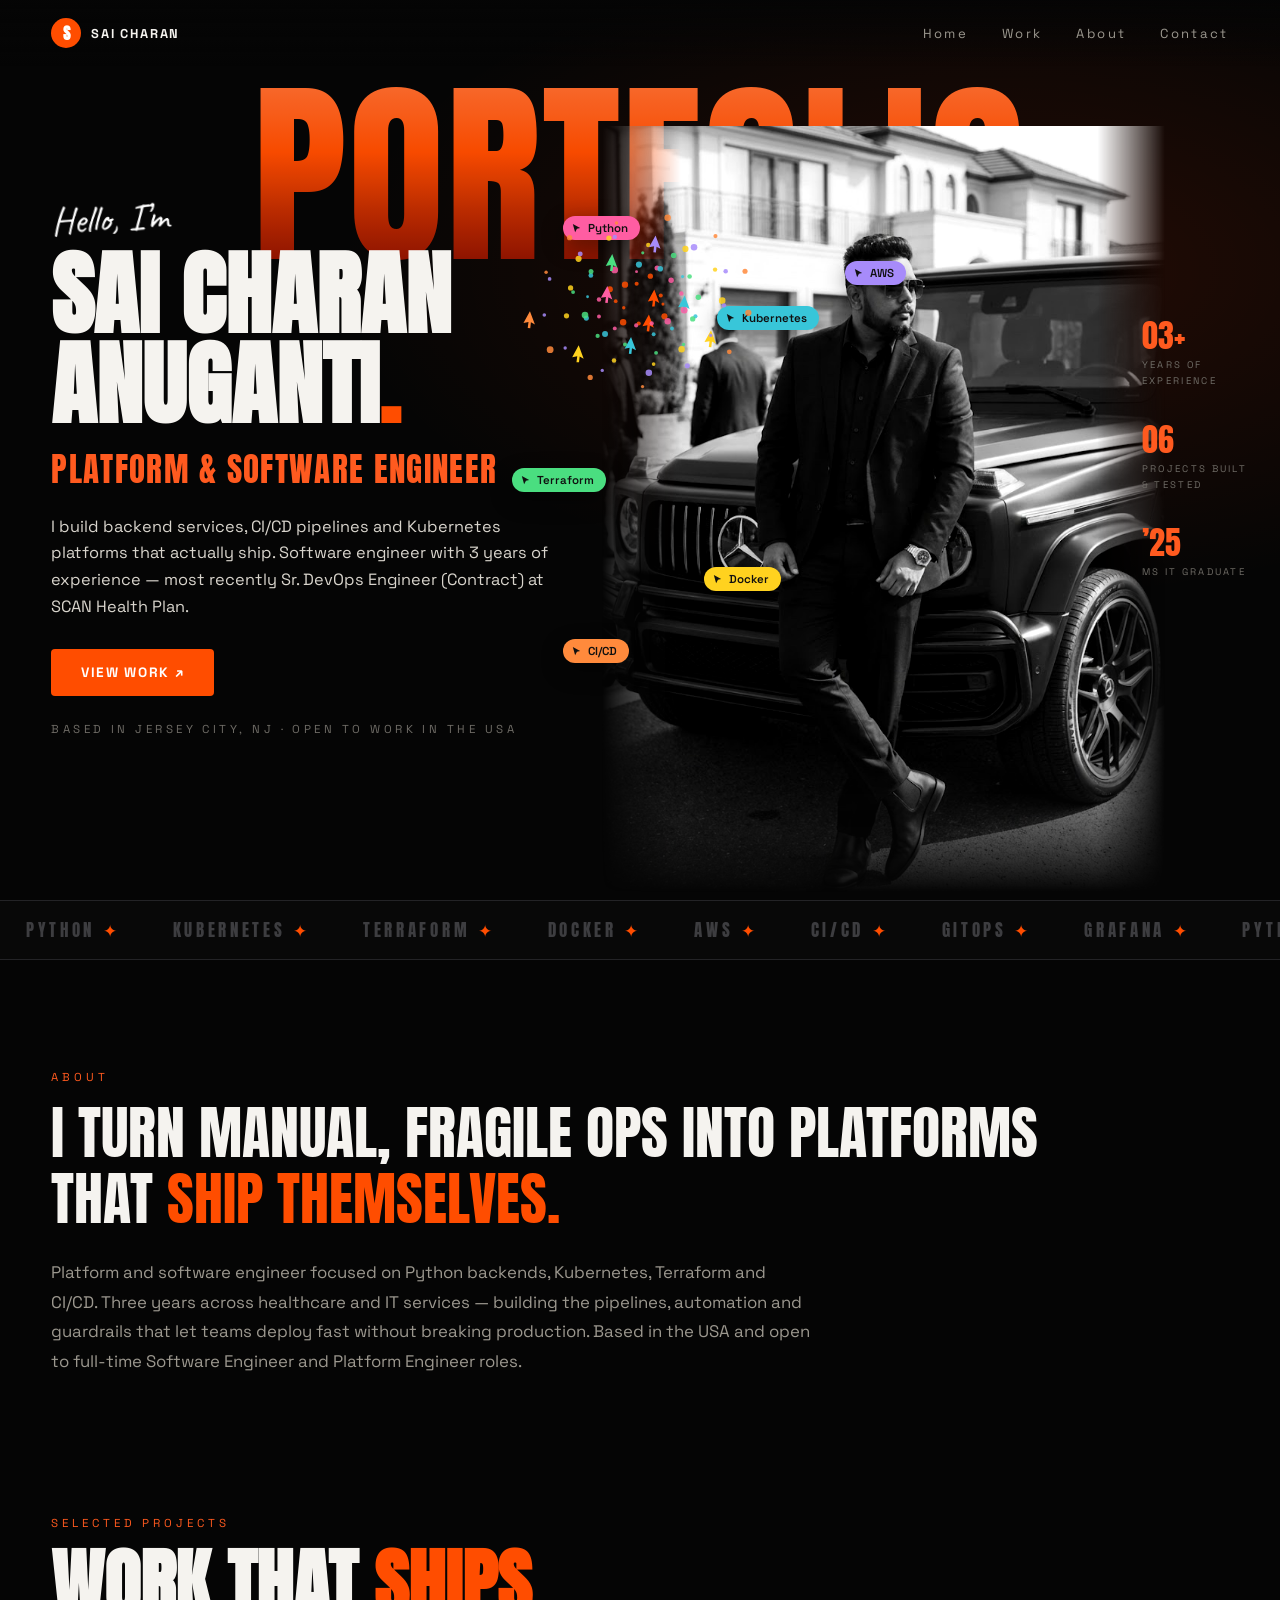
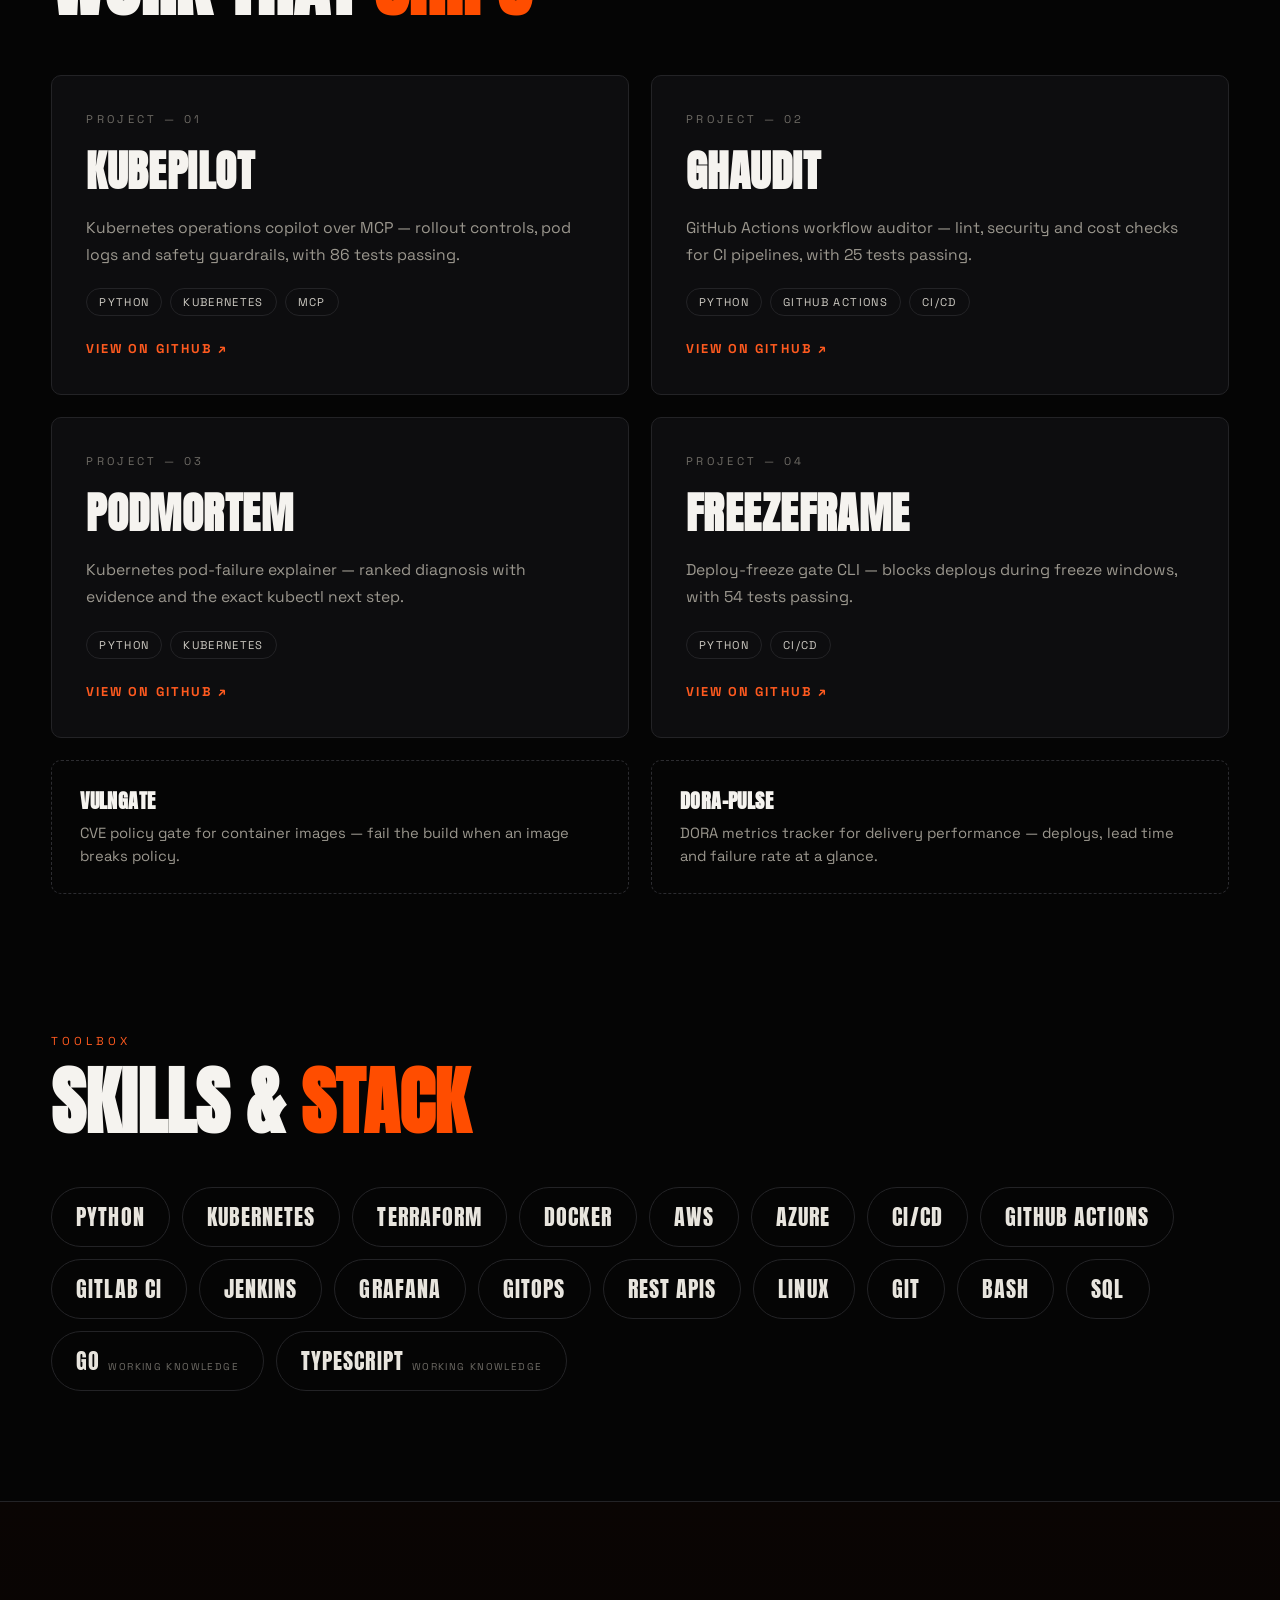
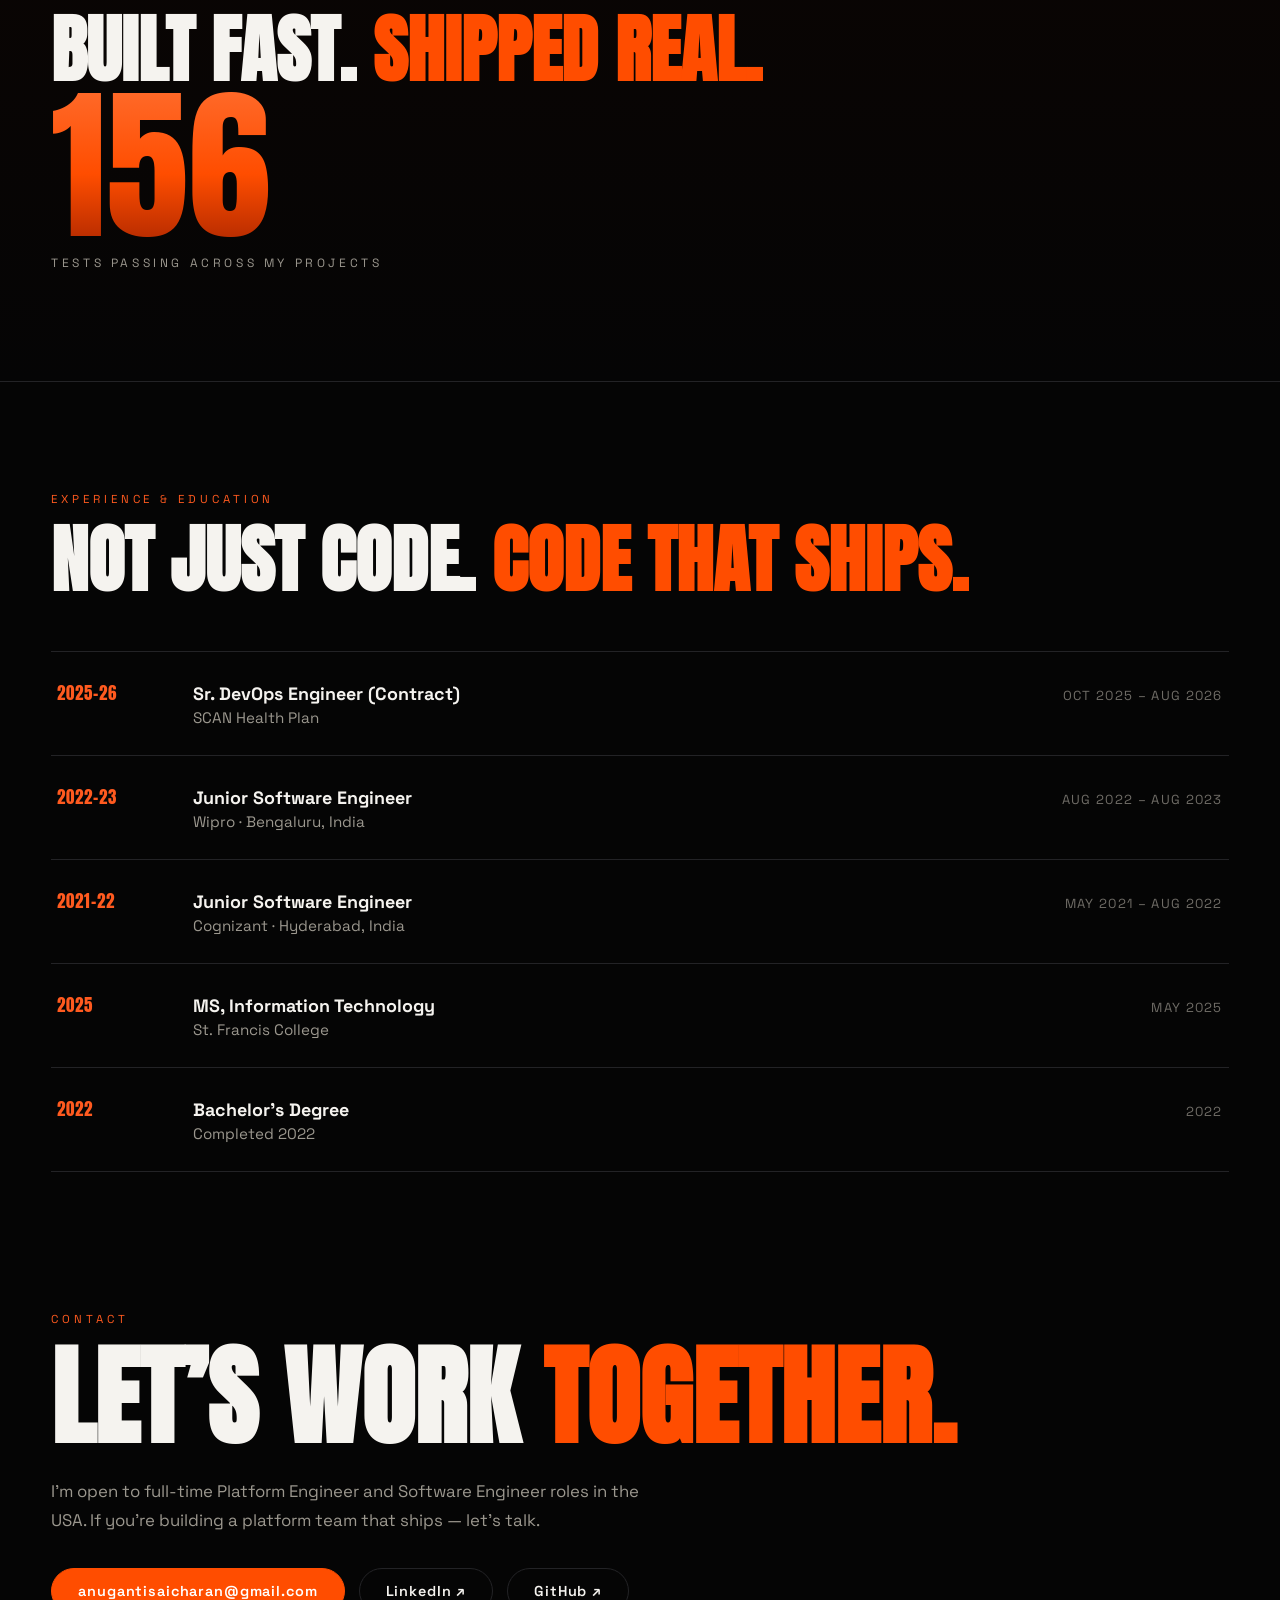
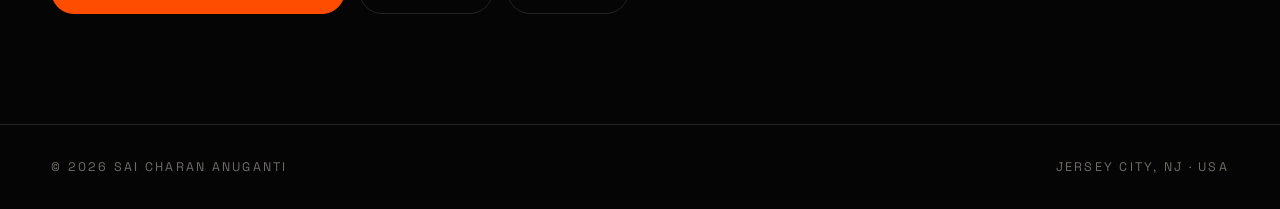
<file: index.html>
<!DOCTYPE html>
<html lang="en">
<head>
<meta charset="UTF-8" />
<meta name="viewport" content="width=device-width, initial-scale=1.0" />
<title>Sai Charan Anuganti — Platform &amp; Software Engineer</title>
<meta name="description" content="Portfolio of Sai Charan Anuganti — Platform & Software Engineer building backend services, CI/CD pipelines and Kubernetes platforms that ship." />
<link rel="preconnect" href="https://fonts.googleapis.com" />
<link rel="preconnect" href="https://fonts.gstatic.com" crossorigin />
<link href="https://fonts.googleapis.com/css2?family=Anton&family=Caveat:wght@600;700&family=Space+Grotesk:wght@400;500;600;700&display=swap" rel="stylesheet" />
<style>
  :root{
    --bg:#050505; --panel:#0d0d0f; --line:#232326;
    --orange:#ff4d00; --orange2:#ff5a1f; --deepred:#8a1000;
    --text:#f5f3ef; --muted:#9b978e; --grey:#6f6c66;
  }
  *{margin:0;padding:0;box-sizing:border-box}
  html{scroll-behavior:smooth}
  body{background:var(--bg);color:var(--text);font-family:'Space Grotesk',system-ui,sans-serif;overflow-x:hidden}
  ::selection{background:var(--orange);color:#fff}
  a{color:inherit;text-decoration:none}
  #swarm{position:fixed;inset:0;z-index:60;pointer-events:none}

  /* ---------- NAV ---------- */
  nav{position:fixed;top:0;left:0;right:0;z-index:50;display:flex;align-items:center;justify-content:space-between;
      padding:18px 4vw;background:linear-gradient(180deg,rgba(5,5,5,.92),rgba(5,5,5,0))}
  .logo{display:flex;align-items:center;gap:10px;font-weight:700;letter-spacing:.14em;font-size:.8rem}
  .logo-badge{width:30px;height:30px;border-radius:50%;background:var(--orange);color:#fff;display:grid;place-items:center;
      font-family:'Anton',sans-serif;font-size:1rem;letter-spacing:0}
  .nav-links{display:flex;gap:34px;font-size:.82rem;letter-spacing:.18em;color:var(--muted)}
  .nav-links a{position:relative;padding:4px 0;transition:color .25s}
  .nav-links a:hover{color:#fff}
  .nav-links a::after{content:"";position:absolute;left:0;bottom:0;height:2px;width:0;background:var(--orange);transition:width .3s}
  .nav-links a:hover::after{width:100%}

  /* ---------- HERO ---------- */
  .hero{position:relative;min-height:100vh;display:flex;align-items:center;padding:120px 4vw 90px;overflow:hidden;
      background:radial-gradient(1100px 550px at 78% 30%,rgba(255,60,0,.13),transparent 60%),var(--bg)}
  .hero-word{position:absolute;top:9vh;left:50%;transform:translateX(-50%);z-index:0;width:100%;text-align:center;
      font-family:'Anton',sans-serif;font-size:clamp(4.2rem,15.5vw,15rem);line-height:.95;letter-spacing:.01em;white-space:nowrap;
      background:linear-gradient(180deg,#ff6a2a 5%,var(--orange) 38%,#c22e00 68%,var(--deepred) 100%);
      -webkit-background-clip:text;background-clip:text;color:transparent;opacity:.97;user-select:none;
      animation:wordIn 1.1s cubic-bezier(.2,.8,.2,1) both .1s}
  @keyframes wordIn{from{opacity:0;transform:translate(-50%,46px)}to{opacity:.97;transform:translate(-50%,0)}}
  .hero-photo{position:absolute;z-index:1;right:9vw;bottom:0;height:min(86vh,880px);max-width:44vw;object-fit:cover;object-position:top center;
      -webkit-mask-image:linear-gradient(90deg,transparent 0,#000 14%,#000 88%,transparent 100%),linear-gradient(180deg,#000 78%,transparent 99%);
      -webkit-mask-composite:source-in;mask-composite:intersect;
      mask-image:linear-gradient(90deg,transparent 0,#000 14%,#000 88%,transparent 100%),linear-gradient(180deg,#000 78%,transparent 99%);
      filter:contrast(1.05);animation:photoIn 1.2s cubic-bezier(.2,.8,.2,1) both .3s}
  @keyframes photoIn{from{opacity:0;transform:translateY(34px)}to{opacity:1;transform:translateY(0)}}
  .hero-inner{z-index:2;max-width:640px}
  .hello{font-family:'Caveat',cursive;font-size:clamp(1.7rem,3vw,2.5rem);color:#fff;display:inline-block;
      animation:riseT .8s cubic-bezier(.2,.8,.2,1) both .45s}
  @keyframes riseT{from{opacity:0;transform:rotate(-3deg) translateY(28px)}to{opacity:1;transform:rotate(-3deg) translateY(0)}}
  .hero-name{font-family:'Anton',sans-serif;font-size:clamp(3rem,7.2vw,6.4rem);line-height:.98;text-transform:uppercase;margin:6px 0 14px;
      animation:rise .8s cubic-bezier(.2,.8,.2,1) both .58s}
  .hero-name .dot{color:var(--orange)}
  .hero-role{font-family:'Anton',sans-serif;font-size:clamp(1.25rem,2.6vw,2.1rem);letter-spacing:.04em;color:var(--orange2);text-transform:uppercase;
      animation:rise .8s cubic-bezier(.2,.8,.2,1) both .7s}
  .hero-para{margin:20px 0 28px;color:#d8d4cc;font-size:1.02rem;line-height:1.65;max-width:520px;
      animation:rise .8s cubic-bezier(.2,.8,.2,1) both .82s}
  .btn{display:inline-flex;align-items:center;gap:9px;background:var(--orange);color:#fff;font-weight:700;letter-spacing:.12em;
      font-size:.85rem;padding:15px 30px;border-radius:4px;transition:transform .25s,box-shadow .25s,background .25s;
      animation:rise .8s cubic-bezier(.2,.8,.2,1) both .94s}
  .btn:hover{transform:translateY(-3px);box-shadow:0 14px 34px rgba(255,77,0,.35);background:#ff5c14}
  .hero-meta{margin-top:26px;font-size:.72rem;letter-spacing:.3em;color:var(--grey);text-transform:uppercase;
      animation:rise .8s cubic-bezier(.2,.8,.2,1) both 1.05s}
  @keyframes rise{from{opacity:0;transform:translateY(28px)}to{opacity:1;transform:translateY(0)}}

  .hero-stats{position:absolute;z-index:2;right:2.2vw;top:50%;transform:translateY(-50%);display:flex;flex-direction:column;gap:34px}
  .hstat .num{font-family:'Anton',sans-serif;font-size:2rem;color:var(--orange2);line-height:1}
  .hstat .lbl{font-size:.6rem;letter-spacing:.24em;color:var(--grey);text-transform:uppercase;margin-top:5px;max-width:110px;line-height:1.7}

  .tag{position:absolute;z-index:3;display:inline-flex;align-items:center;gap:6px;padding:5px 12px 5px 8px;border-radius:999px;
      font-size:.72rem;font-weight:600;color:#101010;box-shadow:0 8px 22px rgba(0,0,0,.45);animation:bob 5s ease-in-out infinite}
  .tag svg{width:11px;height:11px;flex:none}
  @keyframes bob{0%,100%{transform:translateY(0) rotate(-1.5deg)}50%{transform:translateY(-13px) rotate(1.5deg)}}

  /* ---------- MARQUEE ---------- */
  .marquee{border-top:1px solid var(--line);border-bottom:1px solid var(--line);overflow:hidden;padding:16px 0;background:#080808}
  .marquee-track{display:flex;width:max-content;animation:slide 30s linear infinite}
  .marquee span{font-family:'Anton',sans-serif;font-size:1.05rem;letter-spacing:.22em;color:#3d3d40;text-transform:uppercase;padding:0 26px;white-space:nowrap}
  .marquee span b{color:var(--orange);font-weight:400}
  @keyframes slide{to{transform:translateX(-50%)}}

  /* ---------- SECTIONS ---------- */
  section{padding:110px 4vw;position:relative}
  .wrap{max-width:1240px;margin:0 auto}
  .kicker{font-size:.72rem;letter-spacing:.34em;color:var(--orange2);text-transform:uppercase;margin-bottom:16px}
  h2{font-family:'Anton',sans-serif;font-size:clamp(2.4rem,6vw,4.6rem);line-height:1.02;text-transform:uppercase}
  h2 .o{color:var(--orange)}
  .reveal{opacity:0;transform:translateY(36px);transition:opacity .8s cubic-bezier(.2,.8,.2,1),transform .8s cubic-bezier(.2,.8,.2,1)}
  .reveal.in{opacity:1;transform:none}

  .intro-line{font-family:'Anton',sans-serif;font-size:clamp(1.9rem,4.6vw,3.6rem);line-height:1.15;text-transform:uppercase;max-width:1000px}
  .intro-line .o{color:var(--orange)}
  .intro-sub{margin-top:26px;color:var(--muted);font-size:1.05rem;line-height:1.75;max-width:760px}

  .grid{display:grid;grid-template-columns:1fr 1fr;gap:22px;margin-top:54px}
  .card{background:var(--panel);border:1px solid var(--line);border-radius:10px;padding:36px 34px;position:relative;overflow:hidden;
      transition:transform .35s cubic-bezier(.2,.8,.2,1),border-color .35s,box-shadow .35s}
  .card::before{content:"";position:absolute;inset:0;background:radial-gradient(420px 200px at 85% -10%,rgba(255,77,0,.16),transparent 65%);opacity:0;transition:opacity .35s}
  .card:hover{transform:translateY(-8px);border-color:rgba(255,77,0,.55);box-shadow:0 24px 50px rgba(0,0,0,.5)}
  .card:hover::before{opacity:1}
  .card .idx{font-size:.7rem;letter-spacing:.3em;color:var(--grey)}
  .card h3{font-family:'Anton',sans-serif;font-size:clamp(1.9rem,3.4vw,2.7rem);text-transform:uppercase;margin:12px 0;letter-spacing:.01em}
  .card p{color:var(--muted);line-height:1.7;font-size:.98rem;min-height:52px}
  .chips{display:flex;flex-wrap:wrap;gap:8px;margin-top:20px}
  .chip{font-size:.7rem;letter-spacing:.12em;padding:6px 12px;border:1px solid var(--line);border-radius:999px;color:#cfccc4;text-transform:uppercase}
  .card .go{margin-top:24px;display:inline-flex;gap:8px;color:var(--orange2);font-weight:700;font-size:.8rem;letter-spacing:.16em}
  .more-row{display:grid;grid-template-columns:1fr 1fr;gap:22px;margin-top:22px}
  .mini{background:transparent;border:1px dashed #2c2c30;border-radius:10px;padding:24px 28px;transition:border-color .3s,background .3s}
  .mini:hover{border-color:rgba(255,77,0,.6);background:rgba(255,77,0,.04)}
  .mini h4{font-family:'Anton',sans-serif;font-size:1.25rem;text-transform:uppercase;letter-spacing:.02em}
  .mini p{color:var(--muted);font-size:.92rem;margin-top:6px;line-height:1.6}

  .skills{display:flex;flex-wrap:wrap;gap:12px;margin-top:48px}
  .skill{font-family:'Anton',sans-serif;font-size:clamp(1rem,2vw,1.35rem);letter-spacing:.05em;text-transform:uppercase;
      padding:13px 24px;border:1px solid var(--line);border-radius:999px;color:#e8e5de;transition:all .3s}
  .skill:hover{border-color:var(--orange);color:#fff;background:rgba(255,77,0,.1);transform:translateY(-3px)}
  .skill small{font-family:'Space Grotesk',sans-serif;font-size:.62rem;letter-spacing:.14em;color:var(--grey);text-transform:uppercase;margin-left:8px}

  .band{background:linear-gradient(180deg,#0a0503,#050505);border-top:1px solid var(--line);border-bottom:1px solid var(--line)}
  .band .big{font-family:'Anton',sans-serif;font-size:clamp(4.6rem,13vw,11rem);line-height:.95;
      background:linear-gradient(180deg,#ff6a2a,var(--orange) 55%,#b32a00);-webkit-background-clip:text;background-clip:text;color:transparent}
  .band .band-lbl{letter-spacing:.3em;font-size:.75rem;color:var(--muted);text-transform:uppercase;margin-top:10px}

  .timeline{margin-top:54px;border-top:1px solid var(--line)}
  .trow{display:grid;grid-template-columns:110px 1fr auto;gap:26px;align-items:baseline;padding:28px 6px;border-bottom:1px solid var(--line);transition:background .3s,padding-left .3s}
  .trow:hover{background:rgba(255,77,0,.04);padding-left:16px}
  .trow .yr{font-family:'Anton',sans-serif;color:var(--orange2);font-size:1.05rem;letter-spacing:.06em}
  .trow .role{font-weight:700;font-size:1.12rem}
  .trow .org{color:var(--muted);font-size:.95rem;margin-top:3px}
  .trow .when{color:var(--grey);font-size:.82rem;letter-spacing:.1em;white-space:nowrap}

  .contact p{color:var(--muted);margin:24px 0 34px;font-size:1.05rem;line-height:1.7;max-width:620px}
  .contact h2{font-size:clamp(2.8rem,8.5vw,7rem)}
  .clinks{display:flex;flex-wrap:wrap;gap:14px}
  .clink{border:1px solid var(--line);border-radius:999px;padding:13px 26px;font-weight:600;font-size:.9rem;letter-spacing:.06em;transition:all .3s}
  .clink:hover{border-color:var(--orange);background:rgba(255,77,0,.1);transform:translateY(-3px)}
  .clink.primary{background:var(--orange);border-color:var(--orange);color:#fff}
  .clink.primary:hover{background:#ff5c14}
  footer{padding:34px 4vw;border-top:1px solid var(--line);display:flex;justify-content:space-between;gap:16px;flex-wrap:wrap;
      color:var(--grey);font-size:.78rem;letter-spacing:.18em;text-transform:uppercase}

  @media (max-width:900px){
    .grid,.more-row{grid-template-columns:1fr}
    .hero{padding-top:110px;align-items:flex-start}
    .hero-photo{opacity:.38;right:-6vw;height:74vh;max-width:78vw}
    .hero-stats{position:static;transform:none;flex-direction:row;gap:28px;margin-top:40px}
    .hstat .lbl{max-width:90px}
    .nav-links{gap:18px;font-size:.72rem}
    .trow{grid-template-columns:1fr;gap:6px}
    .tag{display:none}
    .tag.m{display:inline-flex}
  }
</style>
</head>
<body>
<canvas id="swarm"></canvas>

<nav>
  <a class="logo" href="#top"><span class="logo-badge">S</span>SAI&nbsp;CHARAN</a>
  <div class="nav-links">
    <a href="#top">Home</a><a href="#work">Work</a><a href="#about">About</a><a href="#contact">Contact</a>
  </div>
</nav>

<header class="hero" id="top">
  <div class="hero-word">PORTFOLIO</div>
  <img class="hero-photo" src="[data-uri]" alt="Sai Charan Anuganti in a suit, leaning on a Mercedes G-Wagon" />

  <span class="tag m" style="top:24%;left:44%;background:#ff5da2;animation-delay:.2s"><svg viewBox="0 0 24 24" fill="#101010"><path d="M4 2l16 9-7 1.5L9 20z"/></svg>Python</span>
  <span class="tag" style="top:34%;left:56%;background:#38c6d9;animation-delay:1.1s"><svg viewBox="0 0 24 24" fill="#101010"><path d="M4 2l16 9-7 1.5L9 20z"/></svg>Kubernetes</span>
  <span class="tag" style="top:52%;left:40%;background:#4ade80;animation-delay:.6s"><svg viewBox="0 0 24 24" fill="#101010"><path d="M4 2l16 9-7 1.5L9 20z"/></svg>Terraform</span>
  <span class="tag m" style="top:63%;left:55%;background:#ffd21f;animation-delay:1.6s"><svg viewBox="0 0 24 24" fill="#101010"><path d="M4 2l16 9-7 1.5L9 20z"/></svg>Docker</span>
  <span class="tag" style="top:29%;left:66%;background:#a78bfa;animation-delay:.9s"><svg viewBox="0 0 24 24" fill="#101010"><path d="M4 2l16 9-7 1.5L9 20z"/></svg>AWS</span>
  <span class="tag" style="top:71%;left:44%;background:#ff8a3c;animation-delay:2s"><svg viewBox="0 0 24 24" fill="#101010"><path d="M4 2l16 9-7 1.5L9 20z"/></svg>CI/CD</span>

  <div class="hero-inner">
    <span class="hello">Hello, I&rsquo;m</span>
    <h1 class="hero-name">Sai Charan<br/>Anuganti<span class="dot">.</span></h1>
    <div class="hero-role">Platform &amp; Software Engineer</div>
    <p class="hero-para">I build backend services, CI/CD pipelines and Kubernetes platforms that actually ship. Software engineer with 3 years of experience &mdash; most recently Sr. DevOps Engineer (Contract) at SCAN Health Plan.</p>
    <a class="btn" href="#work">VIEW WORK &#8599;</a>
    <div class="hero-meta">Based in Jersey City, NJ &middot; Open to work in the USA</div>
    <div class="hero-stats">
      <div class="hstat"><div class="num">03+</div><div class="lbl">Years of Experience</div></div>
      <div class="hstat"><div class="num">06</div><div class="lbl">Projects Built &amp; Tested</div></div>
      <div class="hstat"><div class="num">&rsquo;25</div><div class="lbl">MS IT Graduate</div></div>
    </div>
  </div>
</header>

<div class="marquee" aria-hidden="true">
  <div class="marquee-track" id="mtrack">
    <span>Python <b>&#10022;</b></span><span>Kubernetes <b>&#10022;</b></span><span>Terraform <b>&#10022;</b></span><span>Docker <b>&#10022;</b></span><span>AWS <b>&#10022;</b></span><span>CI/CD <b>&#10022;</b></span><span>GitOps <b>&#10022;</b></span><span>Grafana <b>&#10022;</b></span>
  </div>
</div>

<section id="about">
  <div class="wrap reveal">
    <div class="kicker">About</div>
    <p class="intro-line">I turn manual, fragile ops into platforms that <span class="o">ship themselves.</span></p>
    <p class="intro-sub">Platform and software engineer focused on Python backends, Kubernetes, Terraform and CI/CD. Three years across healthcare and IT services &mdash; building the pipelines, automation and guardrails that let teams deploy fast without breaking production. Based in the USA and open to full-time Software Engineer and Platform Engineer roles.</p>
  </div>
</section>

<section id="work" style="padding-top:30px">
  <div class="wrap">
    <div class="reveal">
      <div class="kicker">Selected Projects</div>
      <h2>Work That <span class="o">Ships</span></h2>
    </div>
    <div class="grid">
      <article class="card reveal">
        <div class="idx">PROJECT &mdash; 01</div>
        <h3>KubePilot</h3>
        <p>Kubernetes operations copilot over MCP &mdash; rollout controls, pod logs and safety guardrails, with 86 tests passing.</p>
        <div class="chips"><span class="chip">Python</span><span class="chip">Kubernetes</span><span class="chip">MCP</span></div>
        <a class="go" href="https://github.com/anugantisaicharan-2122/Kubepilot" target="_blank" rel="noopener">VIEW ON GITHUB &#8599;</a>
      </article>
      <article class="card reveal">
        <div class="idx">PROJECT &mdash; 02</div>
        <h3>GHAudit</h3>
        <p>GitHub Actions workflow auditor &mdash; lint, security and cost checks for CI pipelines, with 25 tests passing.</p>
        <div class="chips"><span class="chip">Python</span><span class="chip">GitHub Actions</span><span class="chip">CI/CD</span></div>
        <a class="go" href="https://github.com/anugantisaicharan-2122" target="_blank" rel="noopener">VIEW ON GITHUB &#8599;</a>
      </article>
      <article class="card reveal">
        <div class="idx">PROJECT &mdash; 03</div>
        <h3>Podmortem</h3>
        <p>Kubernetes pod-failure explainer &mdash; ranked diagnosis with evidence and the exact kubectl next step.</p>
        <div class="chips"><span class="chip">Python</span><span class="chip">Kubernetes</span></div>
        <a class="go" href="https://github.com/anugantisaicharan-2122" target="_blank" rel="noopener">VIEW ON GITHUB &#8599;</a>
      </article>
      <article class="card reveal">
        <div class="idx">PROJECT &mdash; 04</div>
        <h3>FreezeFrame</h3>
        <p>Deploy-freeze gate CLI &mdash; blocks deploys during freeze windows, with 54 tests passing.</p>
        <div class="chips"><span class="chip">Python</span><span class="chip">CI/CD</span></div>
        <a class="go" href="https://github.com/anugantisaicharan-2122" target="_blank" rel="noopener">VIEW ON GITHUB &#8599;</a>
      </article>
    </div>
    <div class="more-row">
      <a class="mini reveal" href="https://github.com/anugantisaicharan-2122" target="_blank" rel="noopener">
        <h4>VulnGate</h4><p>CVE policy gate for container images &mdash; fail the build when an image breaks policy.</p>
      </a>
      <a class="mini reveal" href="https://github.com/anugantisaicharan-2122" target="_blank" rel="noopener">
        <h4>Dora-Pulse</h4><p>DORA metrics tracker for delivery performance &mdash; deploys, lead time and failure rate at a glance.</p>
      </a>
    </div>
  </div>
</section>

<section style="padding-top:30px">
  <div class="wrap reveal">
    <div class="kicker">Toolbox</div>
    <h2>Skills &amp; <span class="o">Stack</span></h2>
    <div class="skills">
      <span class="skill">Python</span><span class="skill">Kubernetes</span><span class="skill">Terraform</span>
      <span class="skill">Docker</span><span class="skill">AWS</span><span class="skill">Azure</span>
      <span class="skill">CI/CD</span><span class="skill">GitHub Actions</span><span class="skill">GitLab CI</span>
      <span class="skill">Jenkins</span><span class="skill">Grafana</span><span class="skill">GitOps</span>
      <span class="skill">REST APIs</span><span class="skill">Linux</span><span class="skill">Git</span>
      <span class="skill">Bash</span><span class="skill">SQL</span>
      <span class="skill">Go<small>Working knowledge</small></span>
      <span class="skill">TypeScript<small>Working knowledge</small></span>
    </div>
  </div>
</section>

<section class="band">
  <div class="wrap reveal">
    <h2>Built Fast. <span class="o">Shipped Real.</span></h2>
    <div class="big" id="testcount">0</div>
    <div class="band-lbl">Tests passing across my projects</div>
  </div>
</section>

<section>
  <div class="wrap">
    <div class="reveal">
      <div class="kicker">Experience &amp; Education</div>
      <h2>Not Just Code. <span class="o">Code That Ships.</span></h2>
    </div>
    <div class="timeline reveal">
      <div class="trow"><div class="yr">2025&ndash;26</div><div><div class="role">Sr. DevOps Engineer (Contract)</div><div class="org">SCAN Health Plan</div></div><div class="when">OCT 2025 &ndash; AUG 2026</div></div>
      <div class="trow"><div class="yr">2022&ndash;23</div><div><div class="role">Junior Software Engineer</div><div class="org">Wipro &middot; Bengaluru, India</div></div><div class="when">AUG 2022 &ndash; AUG 2023</div></div>
      <div class="trow"><div class="yr">2021&ndash;22</div><div><div class="role">Junior Software Engineer</div><div class="org">Cognizant &middot; Hyderabad, India</div></div><div class="when">MAY 2021 &ndash; AUG 2022</div></div>
      <div class="trow"><div class="yr">2025</div><div><div class="role">MS, Information Technology</div><div class="org">St. Francis College</div></div><div class="when">MAY 2025</div></div>
      <div class="trow"><div class="yr">2022</div><div><div class="role">Bachelor&rsquo;s Degree</div><div class="org">Completed 2022</div></div><div class="when">2022</div></div>
    </div>
  </div>
</section>

<section class="contact" id="contact" style="padding-top:30px">
  <div class="wrap reveal">
    <div class="kicker">Contact</div>
    <h2>Let&rsquo;s Work <span class="o">Together.</span></h2>
    <p>I&rsquo;m open to full-time Platform Engineer and Software Engineer roles in the USA. If you&rsquo;re building a platform team that ships &mdash; let&rsquo;s talk.</p>
    <div class="clinks">
      <a class="clink primary" href="mailto:anugantisaicharan@gmail.com">anugantisaicharan@gmail.com</a>
      <a class="clink" href="https://www.linkedin.com/in/sai-charan-anuganti" target="_blank" rel="noopener">LinkedIn &#8599;</a>
      <a class="clink" href="https://github.com/anugantisaicharan-2122" target="_blank" rel="noopener">GitHub &#8599;</a>
    </div>
  </div>
</section>

<footer>
  <span>&copy; 2026 Sai Charan Anuganti</span>
  <span>Jersey City, NJ &middot; USA</span>
</footer>

<script>
/* ---- Marquee: duplicate track for a seamless loop ---- */
(function(){var t=document.getElementById('mtrack');t.innerHTML+=t.innerHTML;})();

/* ---- Reveal on scroll ---- */
(function(){
  var io=new IntersectionObserver(function(es){es.forEach(function(e){if(e.isIntersecting){e.target.classList.add('in');io.unobserve(e.target);}})},{threshold:.12});
  document.querySelectorAll('.reveal').forEach(function(el){io.observe(el);});
})();

/* ---- Count-up for the tests band ---- */
(function(){
  var el=document.getElementById('testcount'),done=false;
  var io=new IntersectionObserver(function(es){es.forEach(function(e){
    if(e.isIntersecting&&!done){done=true;var t0=null;
      function step(ts){if(!t0)t0=ts;var p=Math.min((ts-t0)/1600,1);var v=Math.floor(214*(1-Math.pow(1-p,3)));el.textContent=v;if(p<1)requestAnimationFrame(step);else el.textContent='214';}
      requestAnimationFrame(step);io.disconnect();}
  })},{threshold:.4});
  io.observe(el);
})();

/* ---- Cursor swarm: colored particles + mini cursors trail the pointer ---- */
(function(){
  var cv=document.getElementById('swarm'),ctx=cv.getContext('2d'),W,H;
  var COLORS=['#ff4d00','#ff5da2','#38c6d9','#4ade80','#ffd21f','#a78bfa','#ff8a3c'];
  var mouse={x:innerWidth/2,y:innerHeight/3},idle=0;
  var N=90,parts=[];
  function size(){W=cv.width=innerWidth;H=cv.height=innerHeight;}
  size();addEventListener('resize',size);
  function P(i){this.i=i;this.x=Math.random()*innerWidth;this.y=Math.random()*innerHeight;this.vx=0;this.vy=0;
    this.c=COLORS[i%COLORS.length];this.r=1.4+Math.random()*2.2;this.cursor=i%9===0;this.ph=Math.random()*6.28;}
  for(var i=0;i<N;i++)parts.push(new P(i));
  addEventListener('pointermove',function(e){mouse.x=e.clientX;mouse.y=e.clientY;idle=0;},{passive:true});
  addEventListener('touchmove',function(e){if(e.touches[0]){mouse.x=e.touches[0].clientX;mouse.y=e.touches[0].clientY;idle=0;}},{passive:true});
  function arrow(x,y,c,s){ctx.save();ctx.translate(x,y);ctx.rotate(.5);ctx.scale(s,s);ctx.fillStyle=c;
    ctx.beginPath();ctx.moveTo(0,0);ctx.lineTo(0,15);ctx.lineTo(4.4,11.4);ctx.lineTo(6.8,17.6);ctx.lineTo(9.4,16.4);ctx.lineTo(6.9,10.4);ctx.lineTo(12,10.4);ctx.closePath();ctx.fill();ctx.restore();}
  var frame=0;
  (function loop(){
    frame++;idle++;
    ctx.clearRect(0,0,W,H);
    var tx=mouse.x,ty=mouse.y;
    if(idle>240){tx=W*.68+Math.sin(frame*.006)*W*.14;ty=H*.34+Math.cos(frame*.008)*70;}
    for(var j=0;j<parts.length;j++){var p=parts[j];
      var a=(j/parts.length)*6.283+frame*.012;
      var rad=26+ (j%7)*13 + Math.sin(frame*.03+p.ph)*7;
      var gx=tx+Math.cos(a)*rad, gy=ty+Math.sin(a)*rad*.78;
      p.vx+=(gx-p.x)*.055;p.vy+=(gy-p.y)*.055;p.vx*=.86;p.vy*=.86;p.x+=p.vx;p.y+=p.vy;
      if(p.cursor){arrow(p.x,p.y,p.c,.9);}
      else{ctx.globalAlpha=.85;ctx.fillStyle=p.c;ctx.beginPath();ctx.arc(p.x,p.y,p.r,0,6.283);ctx.fill();ctx.globalAlpha=1;}
    }
    requestAnimationFrame(loop);
  })();
})();
</script>
</body>
</html>
</file>
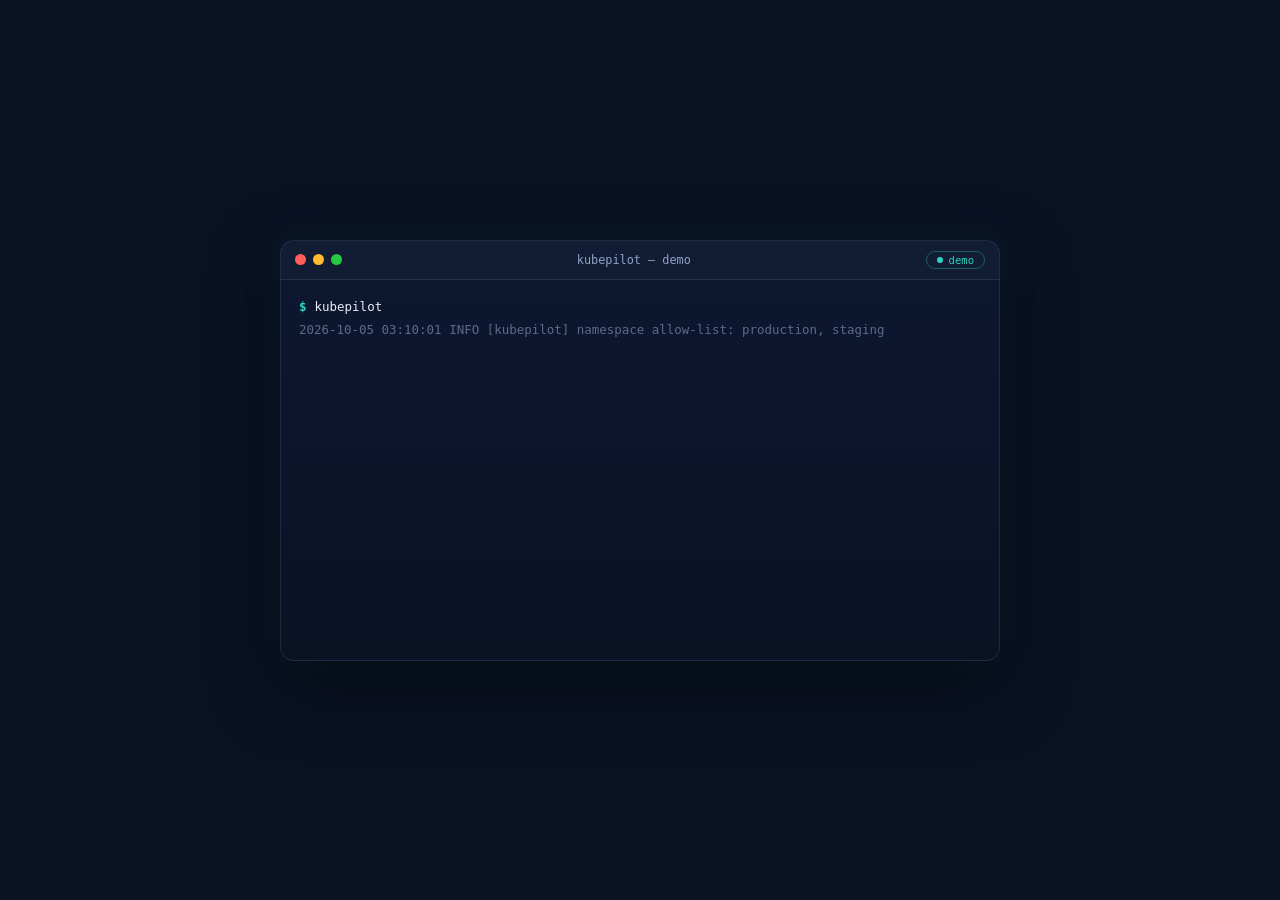
<file: assets/kubepilot-demo.html>
<!DOCTYPE html>
<html lang="en">
<head>
<meta charset="UTF-8" />
<meta name="viewport" content="width=device-width, initial-scale=1.0" />
<title>KubePilot — live demo</title>
<style>
  :root {
    --bg: #0a1224;
    --panel: #0d1730;
    --line: rgba(148, 178, 226, 0.14);
    --text: #e8eefb;
    --muted: #8ea3c7;
    --dim: #5b6b8c;
    --accent: #2dd4bf;
    --green: #4ade80;
    --amber: #febc2e;
    --mono: "JetBrains Mono", ui-monospace, SFMono-Regular, Menlo, Consolas, monospace;
  }
  * { box-sizing: border-box; margin: 0; padding: 0; }
  html, body { height: 100%; }
  body {
    background: var(--bg);
    font-family: var(--mono);
    display: flex; align-items: center; justify-content: center;
    padding: 12px; overflow: hidden;
  }
  .terminal {
    width: 100%; max-width: 720px;
    background: linear-gradient(180deg, var(--panel), var(--bg));
    border: 1px solid var(--line); border-radius: 14px;
    box-shadow: 0 24px 70px rgba(0,0,0,.5), 0 0 44px rgba(45,212,191,.07);
    overflow: hidden; display: flex; flex-direction: column;
    max-height: 100%;
  }
  .term-bar {
    display: flex; align-items: center; gap: 12px;
    padding: 10px 14px; border-bottom: 1px solid var(--line);
    background: rgba(255,255,255,.02); flex: none;
  }
  .term-dots { display: flex; gap: 7px; }
  .term-dots i { width: 11px; height: 11px; border-radius: 50%; display: block; }
  .term-dots i:nth-child(1) { background: #ff5f57; }
  .term-dots i:nth-child(2) { background: #febc2e; }
  .term-dots i:nth-child(3) { background: #28c840; }
  .term-title { font-size: .74rem; color: var(--muted); flex: 1; text-align: center; }
  .term-live {
    font-size: .66rem; color: var(--accent);
    display: inline-flex; align-items: center; gap: 6px;
    border: 1px solid rgba(45,212,191,.35); border-radius: 999px; padding: 2px 10px;
  }
  .live-dot { width: 6px; height: 6px; border-radius: 50%; background: var(--accent); animation: pulse 1.6s infinite; }
  @keyframes pulse { 0%,100% { opacity: 1; } 50% { opacity: .35; } }
  .term-body {
    font-size: .78rem; line-height: 1.7;
    padding: 16px 18px 20px; color: #c9d6ec;
    white-space: pre-wrap; word-break: break-word;
    overflow-y: auto; min-height: 380px; max-height: 62vh;
  }
  .tl { display: block; }
  .tl + .tl { margin-top: 2px; }
  .p { color: var(--accent); font-weight: 600; margin-right: 8px; }
  .cmd { color: var(--text); }
  .out { color: var(--muted); }
  .hi { color: var(--accent); }
  .ok { color: var(--green); }
  .dim { color: var(--dim); }
  .warn { color: var(--amber); }
  .jk { color: #9fb4dd; }          /* json key */
  .js { color: #7ee8d3; }          /* json string */
  .jn { color: #f0b35e; }          /* json number */
  .jb { color: #c792ea; }          /* json bool */
  .cursor {
    display: inline-block; width: 8px; height: 1.1em; vertical-align: text-bottom;
    background: var(--accent); margin-left: 2px; animation: blink 1s steps(1) infinite;
  }
  @keyframes blink { 50% { opacity: 0; } }
  .gap { height: 10px; display: block; }
  @media (max-width: 560px) {
    .term-body { font-size: .68rem; min-height: 340px; }
    .term-title { font-size: .66rem; }
  }
  @media (prefers-reduced-motion: reduce) {
    .live-dot, .cursor { animation: none; }
  }
</style>
</head>
<body>
  <div class="terminal" role="img" aria-label="Animated demo of KubePilot: an AI agent lists pods, tails logs, checks deployments and scales a deployment through KubePilot's MCP tools.">
    <div class="term-bar">
      <span class="term-dots"><i></i><i></i><i></i></span>
      <span class="term-title">kubepilot — demo</span>
      <span class="term-live"><span class="live-dot"></span>demo</span>
    </div>
    <div class="term-body" id="termBody"></div>
  </div>

<script>
(function () {
  "use strict";
  var body = document.getElementById("termBody");
  var reduced = window.matchMedia("(prefers-reduced-motion: reduce)").matches;

  /* Tiny JSON syntax highlighter for the mock tool outputs */
  function hl(json) {
    return json
      .replace(/&/g, "&amp;").replace(/</g, "&lt;").replace(/>/g, "&gt;")
      .replace(/("(\\u[a-zA-Z0-9]{4}|\\[^u]|[^\\"])*")(\s*:)?/g, function (m, str, _e, colon) {
        var cls = colon ? "jk" : "js";
        return '<span class="' + cls + '">' + str + "</span>" + (colon || "");
      })
      .replace(/\b(true|false|null)\b/g, '<span class="jb">$1</span>')
      .replace(/(^|[\s\[,:])(-?\d+\.?\d*)/g, '$1<span class="jn">$2</span>');
  }

  /* Demo script: each step is typed or printed, then we move on */
  var steps = [
    { t: "cmd", text: "kubepilot" },
    { t: "out", html: '<span class="dim">2026-10-05 03:10:01 INFO [kubepilot] namespace allow-list: production, staging</span>' },
    { t: "out", html: '<span class="dim">2026-10-05 03:10:01 INFO [kubepilot] starting KubePilot MCP server (stdio transport)</span>' },
    { t: "out", html: '<span class="ok">✓ 6 tools registered</span> <span class="dim">— ready for agent connections</span>' },
    { t: "gap" },

    { t: "cmd", text: "agent → list_pods(namespace=\"production\")" },
    { t: "out", html: hl('{"ok": true, "namespace": "production", "count": 3, "pods": [') },
    { t: "out", html: hl('  {"name": "checkout-api-7d9f8b6c5-x2m4k", "phase": "Running", "ready": "1/1", "restarts": 0, "age": "2d4h"},') },
    { t: "out", html: hl('  {"name": "checkout-api-7d9f8b6c5-p9q3r", "phase": "Running", "ready": "1/1", "restarts": 1, "age": "2d4h"},') },
    { t: "out", html: hl('  {"name": "checkout-worker-5c6a7d8e9-m1n2b", "phase": "Running", "ready": "1/1", "restarts": 0, "age": "5d2h"}]}') },
    { t: "gap" },

    { t: "cmd", text: "agent → get_pod_logs(pod_name=\"checkout-api-7d9f8b6c5-x2m4k\", tail_lines=3)" },
    { t: "out", html: hl('{"ok": true, "pod": "checkout-api-7d9f8b6c5-x2m4k", "tail_lines": 3,') },
    { t: "out", html: '  <span class="jk">"logs"</span>: <span class="js">"INFO  request completed path=/checkout latency_ms=812\\nWARN  latency p99 above SLO (750ms)\\nINFO  autoscale check: cpu 82% — consider adding replicas"</span>}' },
    { t: "gap" },

    { t: "cmd", text: "agent → list_deployments(namespace=\"production\")" },
    { t: "out", html: hl('{"ok": true, "count": 2, "deployments": [') },
    { t: "out", html: hl('  {"name": "checkout-api", "replicas": {"desired": 2, "ready": 2, "available": 2}},') },
    { t: "out", html: hl('  {"name": "checkout-worker", "replicas": {"desired": 3, "ready": 3, "available": 3}}]}') },
    { t: "gap" },

    { t: "cmd", text: "agent → scale_deployment(name=\"checkout-api\", namespace=\"production\", replicas=4)" },
    { t: "out", html: hl('{"ok": true, "deployment": "checkout-api", "replicas_before": 2, "replicas_after": 4}') },
    { t: "gap" },

    { t: "out", html: '<span class="ok">✓ checkout-api scaled 2 → 4 replicas</span> <span class="dim">— latency recovering</span>' },
    { t: "out", html: '<span class="hi">KubePilot</span> <span class="dim">· typed tools · safety guardrails · AI agents for Kubernetes</span>' },
    { t: "pause", ms: 4200 }
  ];

  var TYPE_MS = 34;      /* ms per char when typing commands */
  var OUT_MS = 130;      /* ms between output lines */
  var cursor = document.createElement("span");
  cursor.className = "cursor";

  function scrollDown() { body.scrollTop = body.scrollHeight; }

  function line(html, cls) {
    var div = document.createElement("span");
    div.className = "tl" + (cls ? " " + cls : "");
    div.innerHTML = html;
    body.appendChild(div);
    scrollDown();
    return div;
  }

  function typeCommand(text) {
    return new Promise(function (resolve) {
      var div = line('<span class="p">$</span><span class="cmd"></span>');
      var target = div.querySelector(".cmd");
      target.appendChild(cursor);
      var i = 0;
      if (reduced) { target.textContent = text; cursor.remove(); resolve(); return; }
      (function tick() {
        if (i < text.length) {
          target.insertBefore(document.createTextNode(text[i++]), cursor);
          scrollDown();
          setTimeout(tick, TYPE_MS + Math.random() * 30);
        } else {
          setTimeout(function () { cursor.remove(); resolve(); }, 260);
        }
      })();
    });
  }

  function printOut(html) {
    return new Promise(function (resolve) {
      line(html, "out");
      setTimeout(resolve, reduced ? 0 : OUT_MS);
    });
  }

  function wait(ms) {
    return new Promise(function (r) { setTimeout(r, reduced ? 400 : ms); });
  }

  function runOnce() {
    var p = Promise.resolve();
    steps.forEach(function (s) {
      if (s.t === "cmd") p = p.then(function () { return typeCommand(s.text); }).then(function () { return wait(200); });
      else if (s.t === "out") p = p.then(function () { return printOut(s.html); });
      else if (s.t === "gap") p = p.then(function () { line("", "gap"); return wait(160); });
      else if (s.t === "pause") p = p.then(function () { return wait(s.ms); });
    });
    return p;
  }

  function loop() {
    runOnce().then(function () {
      return wait(600);
    }).then(function () {
      /* wipe and restart for a seamless loop */
      body.innerHTML = "";
      scrollDown();
      return wait(500);
    }).then(loop);
  }

  loop();
})();
</script>
</body>
</html>
</file>
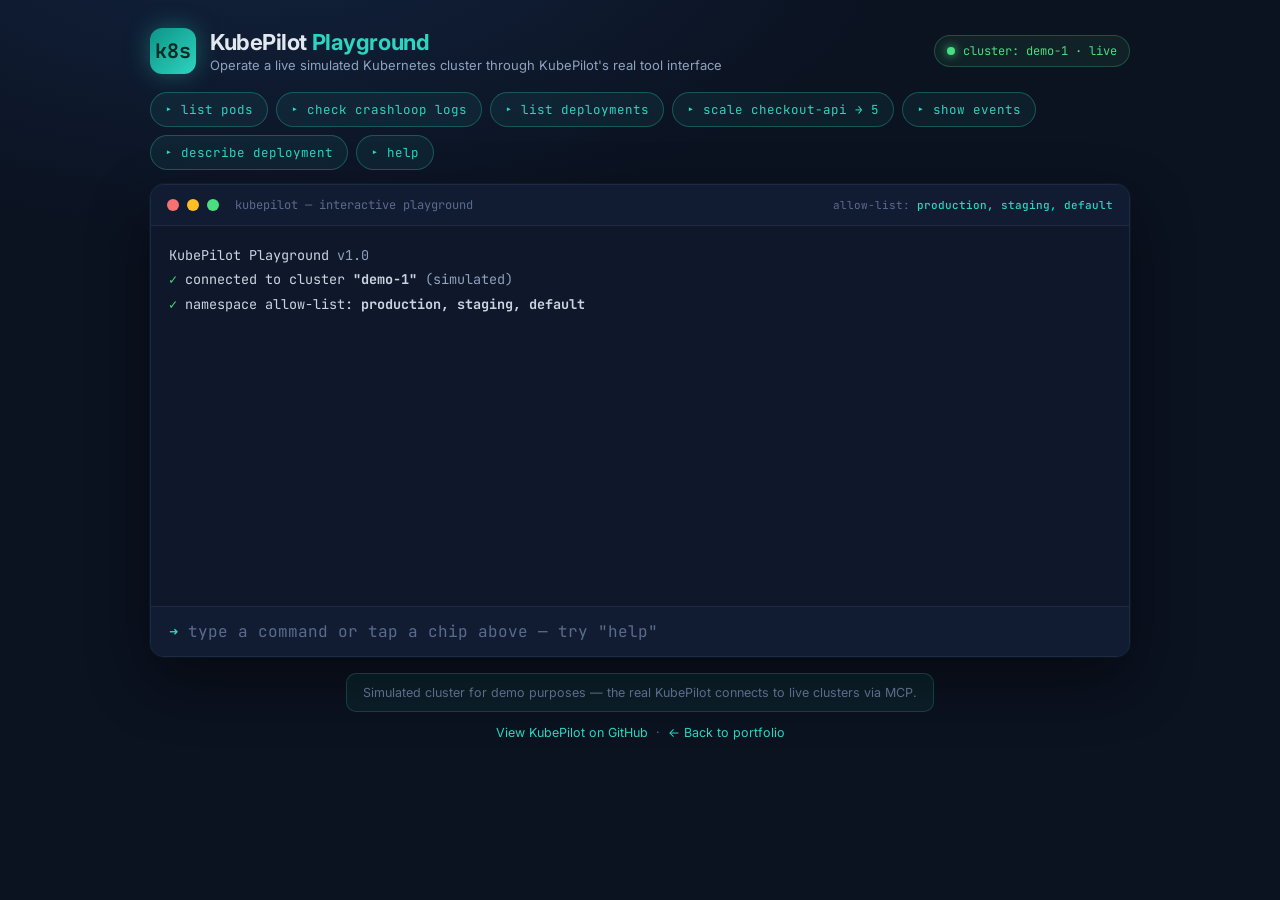
<file: assets/kubepilot-playground.html>
<!DOCTYPE html>
<html lang="en">
<head>
<meta charset="UTF-8" />
<meta name="viewport" content="width=device-width, initial-scale=1.0" />
<title>KubePilot Playground — Operate a Kubernetes Cluster Live</title>
<meta name="description" content="Interactive KubePilot demo: operate a simulated Kubernetes cluster in real time — list pods, tail logs, scale deployments." />
<link rel="preconnect" href="https://fonts.googleapis.com" />
<link rel="preconnect" href="https://fonts.gstatic.com" crossorigin />
<link href="https://fonts.googleapis.com/css2?family=JetBrains+Mono:wght@400;500;700&family=Inter:wght@400;600;700&display=swap" rel="stylesheet" />
<style>
  :root{
    --bg:#0b1220; --panel:#0f172a; --panel2:#111c33; --line:#1e2a45;
    --teal:#2dd4bf; --teal-dim:#14b8a6; --text:#e2e8f0; --dim:#8fa1bd;
    --faint:#5b6b8c; --green:#4ade80; --red:#f87171; --yellow:#fbbf24; --blue:#60a5fa;
  }
  *{box-sizing:border-box; margin:0; padding:0;}
  body{
    background:radial-gradient(1200px 600px at 20% -10%, #12233f 0%, var(--bg) 55%) fixed, var(--bg);
    color:var(--text); font-family:'Inter',system-ui,sans-serif;
    min-height:100vh; padding:28px 16px 60px;
    display:flex; justify-content:center;
  }
  .wrap{width:100%; max-width:980px;}
  header.top{display:flex; align-items:center; gap:14px; margin-bottom:18px; flex-wrap:wrap;}
  .logo{width:46px; height:46px; border-radius:12px; flex:0 0 auto;
    background:linear-gradient(135deg,#0d9488,#2dd4bf);
    display:flex; align-items:center; justify-content:center;
    font-family:'JetBrains Mono',monospace; font-weight:700; font-size:20px; color:#062a26;
    box-shadow:0 0 24px rgba(45,212,191,.35);}
  .titleblock h1{font-size:22px; font-weight:700; letter-spacing:-.02em;}
  .titleblock h1 span{color:var(--teal);}
  .titleblock p{color:var(--dim); font-size:13px; margin-top:2px;}
  .live{margin-left:auto; display:flex; align-items:center; gap:8px;
    font-family:'JetBrains Mono',monospace; font-size:12px; color:var(--green);
    background:rgba(74,222,128,.08); border:1px solid rgba(74,222,128,.25);
    padding:7px 12px; border-radius:999px;}
  .live .dot{width:8px; height:8px; border-radius:50%; background:var(--green);
    box-shadow:0 0 10px var(--green); animation:pulse 1.6s infinite;}
  @keyframes pulse{0%,100%{opacity:1}50%{opacity:.35}}

  .chips{display:flex; flex-wrap:wrap; gap:8px; margin-bottom:14px;}
  .chip{font-family:'JetBrains Mono',monospace; font-size:12.5px; color:var(--teal);
    background:rgba(45,212,191,.07); border:1px solid rgba(45,212,191,.3);
    padding:8px 14px; border-radius:999px; cursor:pointer; transition:all .15s;}
  .chip:hover{background:rgba(45,212,191,.18); box-shadow:0 0 14px rgba(45,212,191,.25); transform:translateY(-1px);}
  .chip:active{transform:translateY(0);}

  .terminal{background:var(--panel); border:1px solid var(--line); border-radius:14px;
    overflow:hidden; box-shadow:0 24px 60px rgba(0,0,0,.45), 0 0 0 1px rgba(45,212,191,.06);}
  .termbar{display:flex; align-items:center; gap:8px; padding:12px 16px;
    background:var(--panel2); border-bottom:1px solid var(--line);}
  .termbar .d{width:12px; height:12px; border-radius:50%;}
  .d.r{background:#f87171}.d.y{background:#fbbf24}.d.g{background:#4ade80}
  .termbar .t{margin-left:8px; font-family:'JetBrains Mono',monospace; font-size:12px; color:var(--faint);}
  .termbar .ns{margin-left:auto; font-family:'JetBrains Mono',monospace; font-size:11px; color:var(--faint);}
  .termbar .ns b{color:var(--teal); font-weight:500;}
  #output{padding:18px 18px 8px; min-height:380px; max-height:62vh; overflow-y:auto;
    font-family:'JetBrains Mono',monospace; font-size:13.5px; line-height:1.65;}
  #output::-webkit-scrollbar{width:8px}
  #output::-webkit-scrollbar-thumb{background:#243a5e;border-radius:4px}
  .cmdline{color:var(--text); margin:10px 0 4px; word-break:break-all;}
  .cmdline .p{color:var(--teal); font-weight:700; margin-right:8px;}
  .envelope{color:var(--faint); font-size:12px; margin:2px 0 8px; word-break:break-all;}
  .envelope .ok{color:var(--green);} .envelope .bad{color:var(--red);}
  .out{margin:0 0 14px; color:#cbd5e1;}
  .out table{width:100%; border-collapse:collapse; font-size:12.5px; margin:6px 0;}
  .out th{text-align:left; color:var(--faint); font-weight:500; font-size:11px;
    text-transform:uppercase; letter-spacing:.06em; padding:6px 10px 6px 0;
    border-bottom:1px solid var(--line); white-space:nowrap;}
  .out td{padding:6px 10px 6px 0; border-bottom:1px solid rgba(30,42,69,.5);
    vertical-align:top; word-break:break-word;}
  .out tr:last-child td{border-bottom:none;}
  .st-run{color:var(--green);} .st-bad{color:var(--red); font-weight:700;} .st-warn{color:var(--yellow);}
  .badge{display:inline-block; font-size:11px; padding:2px 9px; border-radius:999px; font-weight:700;}
  .b-warn{background:rgba(251,191,36,.12); color:var(--yellow); border:1px solid rgba(251,191,36,.35);}
  .b-ok{background:rgba(74,222,128,.1); color:var(--green); border:1px solid rgba(74,222,128,.3);}
  .log{white-space:pre-wrap; word-break:break-all; background:#0a0f1d; border:1px solid var(--line);
    border-radius:8px; padding:12px 14px; font-size:12.5px; line-height:1.7; margin:6px 0;}
  .log .ts{color:var(--faint);} .log .err{color:var(--red);} .log .warn{color:var(--yellow);} .log .inf{color:#a5b4cf;}
  .json{background:#0a0f1d; border:1px solid var(--line); border-radius:8px;
    padding:12px 14px; font-size:12.5px; line-height:1.7; margin:6px 0;
    white-space:pre-wrap; word-break:break-word;}
  .jk{color:var(--teal);} .jstr{color:#a7f3d0;} .jnum{color:var(--yellow);} .jbool{color:var(--blue);}
  .ev{display:flex; gap:10px; padding:7px 0; border-bottom:1px solid rgba(30,42,69,.5); font-size:12.5px;}
  .ev:last-child{border-bottom:none;}
  .ev .msg{color:#a5b4cf;} .ev .meta{color:var(--faint); font-size:11.5px;}
  .ev .obj{color:var(--text);}
  .okline{color:var(--green);} .errline{color:var(--red);}
  .dimline{color:var(--dim);}
  .helptable td:first-child{color:var(--teal); white-space:nowrap;}
  .working{display:flex; align-items:center; gap:10px; color:var(--dim); margin:10px 0;}
  .spinner{width:14px; height:14px; border:2px solid var(--line); border-top-color:var(--teal);
    border-radius:50%; animation:spin .7s linear infinite;}
  @keyframes spin{to{transform:rotate(360deg)}}
  .inputrow{display:flex; align-items:center; gap:10px; padding:14px 18px;
    border-top:1px solid var(--line); background:var(--panel2);}
  .inputrow .p{color:var(--teal); font-family:'JetBrains Mono',monospace; font-weight:700; font-size:15px;}
  #cmd{flex:1; background:transparent; border:none; outline:none; color:var(--text);
    font-family:'JetBrains Mono',monospace; font-size:16px; caret-color:var(--teal);}
  #cmd::placeholder{color:var(--faint);}
  footer{margin-top:16px; text-align:center; color:var(--faint); font-size:12.5px; line-height:1.7;}
  footer a{color:var(--teal); text-decoration:none;}
  footer a:hover{text-decoration:underline;}
  footer .note{display:inline-block; background:rgba(45,212,191,.06); border:1px solid rgba(45,212,191,.2);
    padding:8px 16px; border-radius:10px; margin-bottom:10px;}
  @media (max-width:640px){
    #output{font-size:12.5px; padding:14px 12px 6px; min-height:340px;}
    .titleblock h1{font-size:18px;}
    .out table{font-size:11.5px;}
    .out th:nth-child(6),.out td:nth-child(6),
    .out th:nth-child(7),.out td:nth-child(7){display:none;}
  }
</style>
</head>
<body>
<div class="wrap">
  <header class="top">
    <div class="logo">k8s</div>
    <div class="titleblock">
      <h1>KubePilot <span>Playground</span></h1>
      <p>Operate a live simulated Kubernetes cluster through KubePilot's real tool interface</p>
    </div>
    <div class="live"><span class="dot"></span>cluster: demo-1 · live</div>
  </header>

  <div class="chips" id="chips">
    <button class="chip" data-c="list_pods namespace=production">▸ list pods</button>
    <button class="chip" data-c="get_pod_logs pod_name=payments-worker-5b6a7d8c9f-t9w5x namespace=production tail_lines=12">▸ check crashloop logs</button>
    <button class="chip" data-c="list_deployments namespace=production">▸ list deployments</button>
    <button class="chip" data-c="scale_deployment name=checkout-api namespace=production replicas=5">▸ scale checkout-api → 5</button>
    <button class="chip" data-c="get_events namespace=production limit=6">▸ show events</button>
    <button class="chip" data-c="describe_resource kind=deployment name=checkout-api namespace=production">▸ describe deployment</button>
    <button class="chip" data-c="help">▸ help</button>
  </div>

  <div class="terminal">
    <div class="termbar">
      <span class="d r"></span><span class="d y"></span><span class="d g"></span>
      <span class="t">kubepilot — interactive playground</span>
      <span class="ns">allow-list: <b>production, staging, default</b></span>
    </div>
    <div id="output" aria-live="polite"></div>
    <div class="inputrow">
      <span class="p">➜</span>
      <input id="cmd" type="text" autocomplete="off" autocapitalize="off" spellcheck="false"
             placeholder="type a command or tap a chip above — try &quot;help&quot;" aria-label="command input" />
    </div>
  </div>

  <footer>
    <div class="note">Simulated cluster for demo purposes — the real KubePilot connects to live clusters via MCP.</div><br/>
    <a href="https://github.com/anugantisaicharan-2122/Kubepilot" target="_blank" rel="noopener">View KubePilot on GitHub</a>
    &nbsp;·&nbsp;
    <a href="https://anugantisaicharan-2122.github.io/">← Back to portfolio</a>
  </footer>
</div>
<script>
"use strict";
/* ============================================================
   KubePilot Playground — faithful in-browser simulation of the
   KubePilot MCP server's 6 tools against a simulated cluster.
   Tool names, argument names and {"ok": ...} envelopes mirror
   src/kubepilot/server.py exactly.
   ============================================================ */

const ALLOWED_NS = ["production", "staging", "default"];

const INITIAL_STATE = {
  deployments: {
    production: [
      { name: "checkout-api", desired: 3, ready: 3, updated: 3, available: 3,
        images: ["registry.io/shop/checkout-api:2.14.1"], age: "12d", rs: "checkout-api-7d9f8c6b4" },
      { name: "payments-worker", desired: 2, ready: 1, updated: 2, available: 1,
        images: ["registry.io/shop/payments-worker:1.9.0"], age: "30d", rs: "payments-worker-5b6a7d8c9f" }
    ],
    staging: [
      { name: "frontend", desired: 2, ready: 2, updated: 2, available: 2,
        images: ["registry.io/shop/frontend:3.2.0"], age: "8d", rs: "frontend-6c8e9f0a1b" }
    ],
    default: []
  },
  pods: {
    production: [
      { name: "checkout-api-7d9f8c6b4-x2k4m", deploy: "checkout-api", phase: "Running", ready: "1/1", restarts: 0, age: "2d4h", ip: "10.244.1.12", node: "ip-10-0-1-42.ec2.internal" },
      { name: "checkout-api-7d9f8c6b4-p7q9r", deploy: "checkout-api", phase: "Running", ready: "1/1", restarts: 1, age: "2d4h", ip: "10.244.2.8", node: "ip-10-0-2-17.ec2.internal" },
      { name: "checkout-api-7d9f8c6b4-m3n8s", deploy: "checkout-api", phase: "Running", ready: "1/1", restarts: 0, age: "2d3h", ip: "10.244.1.19", node: "ip-10-0-1-42.ec2.internal" },
      { name: "payments-worker-5b6a7d8c9f-h4j2k", deploy: "payments-worker", phase: "Running", ready: "1/1", restarts: 0, age: "5d2h", ip: "10.244.3.4", node: "ip-10-0-3-9.ec2.internal" },
      { name: "payments-worker-5b6a7d8c9f-t9w5x", deploy: "payments-worker", phase: "CrashLoopBackOff", ready: "0/1", restarts: 14, age: "5d2h", ip: "10.244.3.11", node: "ip-10-0-3-9.ec2.internal" }
    ],
    staging: [
      { name: "frontend-6c8e9f0a1b-q1w2e", deploy: "frontend", phase: "Running", ready: "1/1", restarts: 0, age: "1d6h", ip: "10.244.4.2", node: "ip-10-0-4-21.ec2.internal" },
      { name: "frontend-6c8e9f0a1b-r3t4y", deploy: "frontend", phase: "Running", ready: "1/1", restarts: 0, age: "1d6h", ip: "10.244.5.7", node: "ip-10-0-5-33.ec2.internal" }
    ],
    default: [
      { name: "debug-curl-9f8e7d6c5b-z1x2c", deploy: null, phase: "Running", ready: "1/1", restarts: 0, age: "3h22m", ip: "10.244.0.9", node: "ip-10-0-1-42.ec2.internal" }
    ]
  },
  events: {
    production: [
      { type: "Warning", reason: "BackOff", object: "Pod/payments-worker-5b6a7d8c9f-t9w5x",
        message: "Back-off restarting failed container payments-worker in pod payments-worker-5b6a7d8c9f-t9w5x_production(9a1c…)", count: 87, last_seen: "2m ago" },
      { type: "Warning", reason: "Unhealthy", object: "Pod/payments-worker-5b6a7d8c9f-t9w5x",
        message: "Liveness probe failed: dial tcp 10.244.3.11:8080: connect: connection refused", count: 42, last_seen: "4m ago" },
      { type: "Normal", reason: "ScalingReplicaSet", object: "Deployment/checkout-api",
        message: "Scaled up replica set checkout-api-7d9f8c6b4 to 3", count: 1, last_seen: "2d ago" },
      { type: "Normal", reason: "SuccessfulCreate", object: "ReplicaSet/checkout-api-7d9f8c6b4",
        message: "Created pod: checkout-api-7d9f8c6b4-x2k4m", count: 1, last_seen: "2d ago" },
      { type: "Normal", reason: "Scheduled", object: "Pod/checkout-api-7d9f8c6b4-x2k4m",
        message: "Successfully assigned production/checkout-api-7d9f8c6b4-x2k4m to ip-10-0-1-42.ec2.internal", count: 1, last_seen: "2d ago" },
      { type: "Normal", reason: "Pulled", object: "Pod/checkout-api-7d9f8c6b4-x2k4m",
        message: "Successfully pulled image \"registry.io/shop/checkout-api:2.14.1\"", count: 1, last_seen: "2d ago" }
    ],
    staging: [
      { type: "Normal", reason: "ScalingReplicaSet", object: "Deployment/frontend",
        message: "Scaled up replica set frontend-6c8e9f0a1b to 2", count: 1, last_seen: "1d ago" },
      { type: "Normal", reason: "Started", object: "Pod/frontend-6c8e9f0a1b-q1w2e",
        message: "Started container frontend", count: 1, last_seen: "1d ago" }
    ],
    default: [
      { type: "Normal", reason: "Started", object: "Pod/debug-curl-9f8e7d6c5b-z1x2c",
        message: "Started container curl", count: 1, last_seen: "3h ago" }
    ]
  }
};

const LOG_SETS = {
  "checkout-api": [
    ["2026-10-05T06:51:02Z", "inf", "INFO  request_id=9f31 method=POST path=/api/checkout status=200 latency_ms=138"],
    ["2026-10-05T06:51:17Z", "inf", "INFO  request_id=9f32 method=GET  path=/api/cart     status=200 latency_ms=42"],
    ["2026-10-05T06:52:44Z", "warn", "WARN  request_id=9f3a method=POST path=/api/checkout status=200 latency_ms=1840 slow_request=true"],
    ["2026-10-05T06:53:01Z", "inf", "INFO  request_id=9f3b method=POST path=/api/checkout status=200 latency_ms=151"],
    ["2026-10-05T06:54:29Z", "inf", "INFO  gc heap=412MB pause_ms=3"],
    ["2026-10-05T06:55:10Z", "inf", "INFO  request_id=9f40 method=GET  path=/healthz      status=200 latency_ms=2"]
  ],
  "payments-worker-bad": [
    ["2026-10-05T06:40:11Z", "inf", "INFO  starting worker id=7, consuming from queue 'payments'"],
    ["2026-10-05T06:40:12Z", "err", "ERROR failed to connect to postgres: dial tcp db-primary:5432: connect: connection refused"],
    ["2026-10-05T06:40:12Z", "inf", "INFO  retry 1/3 in 5s..."],
    ["2026-10-05T06:40:17Z", "err", "ERROR failed to connect to postgres: dial tcp db-primary:5432: connect: connection refused"],
    ["2026-10-05T06:40:17Z", "err", "FATAL worker exiting: could not establish database connection"]
  ],
  "payments-worker": [
    ["2026-10-05T06:58:02Z", "inf", "INFO  consumed job id=88121 type=charge amount_cents=4999"],
    ["2026-10-05T06:58:03Z", "inf", "INFO  job id=88121 settled in 812ms"],
    ["2026-10-05T06:58:19Z", "inf", "INFO  consumed job id=88122 type=refund amount_cents=1299"],
    ["2026-10-05T06:58:20Z", "inf", "INFO  job id=88122 settled in 640ms"]
  ],
  "frontend": [
    ["2026-10-05T06:59:01Z", "inf", "10.244.4.2 - - [05/Oct/2026:06:59:01 +0000] \"GET / HTTP/1.1\" 200 4123"],
    ["2026-10-05T06:59:14Z", "inf", "10.244.4.2 - - [05/Oct/2026:06:59:14 +0000] \"GET /static/app.js HTTP/1.1\" 200 88210"],
    ["2026-10-05T06:59:31Z", "inf", "10.244.4.2 - - [05/Oct/2026:06:59:31 +0000] \"GET /api/config HTTP/1.1\" 200 312"]
  ],
  "debug": [
    ["2026-10-05T06:57:44Z", "inf", "sleep infinity — waiting for your kubectl exec"]
  ]
};

let cluster = structuredClone(INITIAL_STATE);

/* ---------------- helpers ---------------- */
function esc(s){ return String(s).replace(/&/g,"&amp;").replace(/</g,"&lt;").replace(/>/g,"&gt;").replace(/"/g,"&quot;"); }
function sleep(ms){ return new Promise(r=>setTimeout(r,ms)); }
function rand5(){ const c="abcdefghijklmnopqrstuvwxyz0123456789"; let s=""; for(let i=0;i<5;i++) s+=c[Math.floor(Math.random()*c.length)]; return s; }

function hljson(obj){
  // NB: esc() runs first, so strings appear as &quot;…&quot; — match those.
  let json = esc(JSON.stringify(obj, null, 2));
  return json.replace(/(&quot;(?:[^&]|&(?!quot;))*?&quot;\s*:?|\b(true|false|null)\b|-?\d+(?:\.\d*)?(?:[eE][+\-]?\d+)?)/g,
    function(m){
      let cls = "jnum";
      if (/^&quot;/.test(m)) cls = /:\s*$/.test(m) ? "jk" : "jstr";
      else if (/^(true|false|null)$/.test(m)) cls = "jbool";
      return '<span class="'+cls+'">'+m+'</span>';
    });
}

function phaseClass(p){
  if (p === "Running") return "st-run";
  if (p === "Pending") return "st-warn";
  return "st-bad";
}

function nsError(ns){
  return { ok:false,
    envelope: JSON.stringify({ok:false, error:"namespace '"+ns+"' is not in KUBEPILOT_ALLOWED_NAMESPACES ("+ALLOWED_NS.join(", ")+")"}),
    html: '<div class="out"><span class="errline">✕ namespace \''+esc(ns)+'\' is not in KUBEPILOT_ALLOWED_NAMESPACES ('+ALLOWED_NS.join(", ")+')</span><br><span class="dimline">This playground simulates KubePilot\'s namespace allow-list safety guard.</span></div>' };
}
function checkNs(ns){
  if (!ALLOWED_NS.includes(ns)) return nsError(ns);
  return null;
}
function findPod(name, ns){
  const list = cluster.pods[ns] || [];
  return list.find(p => p.name === name) || null;
}
function findPodAnywhere(name){
  for (const ns of ALLOWED_NS){
    const p = findPod(name, ns);
    if (p) return {pod:p, ns};
  }
  return null;
}
function findDeployment(name, ns){
  return (cluster.deployments[ns] || []).find(d => d.name === name) || null;
}
function logsFor(pod){
  const n = pod.name;
  if (n.includes("payments-worker") && pod.phase !== "Running") return LOG_SETS["payments-worker-bad"];
  if (n.includes("payments-worker")) return LOG_SETS["payments-worker"];
  if (n.includes("checkout-api")) return LOG_SETS["checkout-api"];
  if (n.includes("frontend")) return LOG_SETS["frontend"];
  return LOG_SETS["debug"];
}

/* ---------------- the 6 KubePilot tools (simulated) ---------------- */
const TOOLS = {
  list_pods(args){
    const ns = args.namespace || "default";
    const denied = checkNs(ns); if (denied) return denied;
    let pods = cluster.pods[ns] || [];
    if (args.label_selector){
      const m = args.label_selector.match(/app=([a-z0-9-]+)/);
      if (m) pods = pods.filter(p => (p.deploy||"").startsWith(m[1]) || p.name.includes(m[1]));
    }
    const rows = pods.map(p =>
      `<tr><td>${esc(p.name)}</td><td class="${phaseClass(p.phase)}">${esc(p.phase)}</td>`+
      `<td>${esc(p.ready)}</td><td>${p.restarts}</td><td>${esc(p.age)}</td><td>${esc(p.ip)}</td><td>${esc(p.node)}</td></tr>`
    ).join("");
    const html = pods.length
      ? `<div class="out"><table><tr><th>Name</th><th>Phase</th><th>Ready</th><th>Restarts</th><th>Age</th><th>IP</th><th>Node</th></tr>${rows}</table></div>`
      : `<div class="out"><span class="dimline">No pods found in namespace '${esc(ns)}'.</span></div>`;
    return { ok:true,
      envelope: JSON.stringify({ok:true, namespace:ns, count:pods.length}),
      html };
  },

  get_pod_logs(args){
    if (!args.pod_name)
      return { ok:false, envelope: JSON.stringify({ok:false, error:"pod_name is required"}),
        html: '<div class="out"><span class="errline">✕ pod_name is required</span><br><span class="dimline">usage: get_pod_logs pod_name=&lt;name&gt; [namespace=&lt;ns&gt;] [tail_lines=&lt;n&gt;]</span></div>' };
    const ns = args.namespace || "default";
    const denied = checkNs(ns); if (denied) return denied;
    const pod = findPod(args.pod_name, ns);
    if (!pod)
      return { ok:false, envelope: JSON.stringify({ok:false, error:'pods "'+args.pod_name+'" not found'}),
        html: `<div class="out"><span class="errline">✕ pods "${esc(args.pod_name)}" not found in namespace '${esc(ns)}'</span></div>` };
    const tail = Math.max(1, Math.min(parseInt(args.tail_lines||"100",10)||100, 200));
    const lines = logsFor(pod).slice(-tail).map(([ts, cls, msg]) =>
      `<span class="ts">${esc(ts)}</span> <span class="${cls}">${esc(msg)}</span>`
    ).join("\n");
    return { ok:true,
      envelope: JSON.stringify({ok:true, pod:pod.name, tail_lines:tail}),
      html: `<div class="out"><div class="dimline" style="margin-bottom:6px">pod <b style="color:var(--text)">${esc(pod.name)}</b> · container (default) · last ${tail} lines</div><div class="log">${lines}</div></div>` };
  },

  list_deployments(args){
    const ns = args.namespace || "default";
    const denied = checkNs(ns); if (denied) return denied;
    const deps = cluster.deployments[ns] || [];
    const rows = deps.map(d =>
      `<tr><td><b>${esc(d.name)}</b><br><span class="dimline" style="font-size:11px">${esc(d.images.join(", "))}</span></td>`+
      `<td>${d.desired}</td><td>${d.ready}</td><td>${d.updated}</td><td>${d.available}</td><td>${esc(d.age)}</td></tr>`
    ).join("");
    const html = deps.length
      ? `<div class="out"><table><tr><th>Name</th><th>Desired</th><th>Ready</th><th>Up-to-date</th><th>Available</th><th>Age</th></tr>${rows}</table></div>`
      : `<div class="out"><span class="dimline">No deployments found in namespace '${esc(ns)}'.</span></div>`;
    return { ok:true,
      envelope: JSON.stringify({ok:true, namespace:ns, count:deps.length}),
      html };
  },

  get_events(args){
    const ns = args.namespace || "default";
    const denied = checkNs(ns); if (denied) return denied;
    const limit = Math.max(1, Math.min(parseInt(args.limit||"50",10)||50, 200));
    const evs = (cluster.events[ns] || []).slice(0, limit);
    const rows = evs.map(e =>
      `<div class="ev"><span class="badge ${e.type==="Warning"?"b-warn":"b-ok"}">${e.type}</span>`+
      `<div><span class="obj">${esc(e.object)}</span> <span class="dimline">· ${esc(e.reason)}</span><br>`+
      `<span class="msg">${esc(e.message)}</span><br>`+
      `<span class="meta">count: ${e.count} · last seen ${esc(e.last_seen)}</span></div></div>`
    ).join("");
    return { ok:true,
      envelope: JSON.stringify({ok:true, namespace:ns, count:evs.length}),
      html: `<div class="out">${rows || `<span class="dimline">No events in namespace '${esc(ns)}'.</span>`}</div>` };
  },

  describe_resource(args){
    const kinds = ["pod","deployment","service","configmap","namespace","node"];
    const kind = (args.kind||"").toLowerCase();
    if (!kinds.includes(kind))
      return { ok:false, envelope: JSON.stringify({ok:false, error:"unsupported kind '"+args.kind+"'; expected one of: "+kinds.slice().sort().join(", ")}),
        html: '<div class="out"><span class="errline">✕ unsupported kind \''+esc(args.kind||"")+'\'</span><br><span class="dimline">expected one of: '+kinds.slice().sort().join(", ")+'</span></div>' };
    if (!args.name)
      return { ok:false, envelope: JSON.stringify({ok:false, error:"name is required"}),
        html: '<div class="out"><span class="errline">✕ name is required</span></div>' };
    const ns = args.namespace || "default";
    if (!["namespace","node"].includes(kind)){ const denied = checkNs(ns); if (denied) return denied; }

    let manifest = null;
    if (kind === "deployment"){
      const d = findDeployment(args.name, ns);
      if (!d) return { ok:false, envelope: JSON.stringify({ok:false, error:'deployments.apps "'+args.name+'" not found'}),
        html: '<div class="out"><span class="errline">✕ deployments.apps "'+esc(args.name)+'" not found</span></div>' };
      manifest = { apiVersion:"apps/v1", kind:"Deployment",
        metadata:{ name:d.name, namespace:ns, labels:{app:d.name} },
        spec:{ replicas:d.desired, selector:{matchLabels:{app:d.name}},
          template:{ metadata:{labels:{app:d.name}},
            spec:{ containers:[{ name:d.name, image:d.images[0], ports:[{containerPort:8080}],
              resources:{ requests:{cpu:"250m",memory:"512Mi"}, limits:{cpu:"1000m",memory:"1Gi"} } }] } } },
        status:{ replicas:d.desired, readyReplicas:d.ready, updatedReplicas:d.updated, availableReplicas:d.available } };
    } else if (kind === "pod"){
      const p = findPod(args.name, ns);
      if (!p) return { ok:false, envelope: JSON.stringify({ok:false, error:'pods "'+args.name+'" not found'}),
        html: '<div class="out"><span class="errline">✕ pods "'+esc(args.name)+'" not found</span></div>' };
      manifest = { apiVersion:"v1", kind:"Pod",
        metadata:{ name:p.name, namespace:ns, labels:p.deploy?{app:p.deploy}:{} },
        spec:{ nodeName:p.node, containers:[{ name:p.deploy||"curl", image:"registry.io/shop/"+(p.deploy||"debug")+":latest" }] },
        status:{ phase:p.phase, podIP:p.ip, containerStatuses:[{ ready:p.ready.startsWith("1"), restartCount:p.restarts }] } };
    } else if (kind === "service"){
      manifest = { apiVersion:"v1", kind:"Service",
        metadata:{ name:args.name, namespace:ns },
        spec:{ type:"ClusterIP", clusterIP:"10.96.42.17", ports:[{port:80, targetPort:8080}], selector:{app:args.name} } };
    } else if (kind === "configmap"){
      manifest = { apiVersion:"v1", kind:"ConfigMap",
        metadata:{ name:args.name, namespace:ns },
        data:{ "app.properties":"log.level=info\nfeature.flags=checkout-v2" } };
    } else if (kind === "namespace"){
      manifest = { apiVersion:"v1", kind:"Namespace", metadata:{ name:args.name }, status:{ phase:"Active" } };
    } else {
      manifest = { apiVersion:"v1", kind:"Node",
        metadata:{ name:args.name, labels:{"kubernetes.io/os":"linux"} },
        status:{ capacity:{cpu:"4", memory:"16384Mi"}, conditions:[{type:"Ready", status:"True"}] } };
    }
    return { ok:true,
      envelope: JSON.stringify({ok:true, kind, name:args.name}),
      html: `<div class="out"><div class="json">${hljson(manifest)}</div><div class="dimline" style="font-size:11.5px;margin-top:4px">manifest trimmed for readability — metadata.managedFields stripped, as in the real tool</div></div>` };
  },

  scale_deployment(args){
    if (!args.name)
      return { ok:false, envelope: JSON.stringify({ok:false, error:"name is required"}),
        html: '<div class="out"><span class="errline">✕ name is required</span><br><span class="dimline">usage: scale_deployment name=&lt;deployment&gt; [namespace=&lt;ns&gt;] replicas=&lt;n&gt;</span></div>' };
    const ns = args.namespace || "default";
    const denied = checkNs(ns); if (denied) return denied;
    const replicas = parseInt(args.replicas ?? "1", 10);
    if (isNaN(replicas) || replicas < 0)
      return { ok:false, envelope: JSON.stringify({ok:false, error:"replicas must be 0 or greater"}),
        html: '<div class="out"><span class="errline">✕ replicas must be 0 or greater</span></div>' };
    if (replicas > 10)
      return { ok:false, envelope: JSON.stringify({ok:false, error:"replicas capped at 10 in this playground"}),
        html: '<div class="out"><span class="errline">✕ replicas capped at 10 in this playground</span></div>' };
    const d = findDeployment(args.name, ns);
    if (!d)
      return { ok:false, envelope: JSON.stringify({ok:false, error:'deployments.apps "'+args.name+'" not found'}),
        html: `<div class="out"><span class="errline">✕ deployments.apps "${esc(args.name)}" not found in namespace '${esc(ns)}'</span></div>` };
    const before = d.desired;
    d.desired = d.ready = d.updated = d.available = replicas;
    // keep pods in sync with the new replica count
    const pods = cluster.pods[ns].filter(p => p.deploy === d.name);
    if (replicas > pods.length){
      for (let i = pods.length; i < replicas; i++){
        cluster.pods[ns].push({ name: d.rs+"-"+rand5(), deploy: d.name, phase: "Running",
          ready: "1/1", restarts: 0, age: "0s", ip: "10.244."+(1+Math.floor(Math.random()*5))+"."+(2+Math.floor(Math.random()*200)),
          node: "ip-10-0-1-42.ec2.internal" });
      }
    } else if (replicas < pods.length){
      let remove = pods.length - replicas;
      for (let i = cluster.pods[ns].length - 1; i >= 0 && remove > 0; i--){
        if (cluster.pods[ns][i].deploy === d.name){ cluster.pods[ns].splice(i,1); remove--; }
      }
    }
    cluster.events[ns].unshift({ type:"Normal", reason:"ScalingReplicaSet",
      object:"Deployment/"+d.name, message:"Scaled "+(replicas>before?"up":"down")+" replica set "+d.rs+" to "+replicas,
      count:1, last_seen:"just now" });
    const arrow = replicas > before ? "↑" : replicas < before ? "↓" : "=";
    return { ok:true,
      envelope: JSON.stringify({ok:true, deployment:d.name, replicas_before:before, replicas_after:replicas}),
      html: `<div class="out"><span class="okline">✓ scaled ${esc(d.name)} ${arrow} ${before} → ${replicas} replicas</span><br><span class="dimline">pods and events updated — run <b>list_pods</b> or <b>list_deployments</b> to verify</span></div>` };
  }
};

/* ---------------- command parsing ---------------- */
function tokenize(s){
  const out=[]; let cur="", q=null;
  for (const ch of s){
    if (q){ if (ch===q) q=null; else cur+=ch; }
    else if (ch==='"' || ch==="'") q=ch;
    else if (/\s/.test(ch)){ if (cur){ out.push(cur); cur=""; } }
    else cur+=ch;
  }
  if (cur) out.push(cur);
  return out;
}
function parseArgs(tokens){
  const args={};
  for (const t of tokens){
    const i=t.indexOf("=");
    if (i>0) args[t.slice(0,i).toLowerCase()]=t.slice(i+1);
  }
  return args;
}
function sniffNs(raw){
  const m=raw.toLowerCase().match(/\b(production|staging|default)\b/);
  return m ? m[1] : null;
}
function resolvePodRef(ref, nsHint){
  // exact match first, then prefix match
  const nss = nsHint ? [nsHint] : ALLOWED_NS;
  for (const ns of nss){ const p=findPod(ref, ns); if (p) return {name:ref, ns}; }
  for (const ns of nss){
    const p=(cluster.pods[ns]||[]).find(p=>p.name.startsWith(ref));
    if (p) return {name:p.name, ns};
  }
  return null;
}

function helpHtml(){
  const rows=[
    ["list_pods", "[namespace=..] [label_selector=..]", "List pods with phase, readiness, restarts, age"],
    ["get_pod_logs", "pod_name=.. [namespace=..] [tail_lines=..]", "Tail a pod's container logs"],
    ["list_deployments", "[namespace=..]", "List deployments with replica & image status"],
    ["get_events", "[namespace=..] [limit=..]", "Recent cluster events, newest first"],
    ["describe_resource", "kind=.. name=.. [namespace=..]", "Full manifest: pod, deployment, service, configmap, namespace, node"],
    ["scale_deployment", "name=.. [namespace=..] replicas=..", "Change a deployment's replica count (mutating)"],
  ].map(([t,a,d])=>`<tr><td><b>${t}</b></td><td class="dimline">${esc(a)}</td><td>${esc(d)}</td></tr>`).join("");
  return `<div class="out">
    <div style="margin-bottom:8px"><span class="okline">KubePilot tools</span> <span class="dimline">— same names &amp; arguments as the real MCP server. You can also speak naturally:</span></div>
    <table class="helptable">${rows}</table>
    <div class="dimline" style="margin-top:8px">natural examples: <b style="color:var(--teal)">show pods in production</b> · <b style="color:var(--teal)">logs for payments-worker</b> · <b style="color:var(--teal)">scale checkout-api to 5</b> · <b style="color:var(--teal)">what happened in staging</b></div>
    <div class="dimline">playground extras: <b style="color:var(--teal)">clear</b> · <b style="color:var(--teal)">reset</b> (restore the cluster)</div>
  </div>`;
}

async function execute(raw){
  const input=raw.trim();
  if (!input) return;
  const tokens=tokenize(input);
  const cmd=(tokens[0]||"").toLowerCase();
  const args=parseArgs(tokens.slice(1));
  const lc=input.toLowerCase();

  // built-ins
  if (cmd==="help"||cmd==="?") return {ok:true, envelope:'{"ok": true}', html:helpHtml()};
  if (cmd==="clear"||cmd==="cls"){ document.getElementById("output").innerHTML=""; return null; }
  if (cmd==="reset"){ cluster=structuredClone(INITIAL_STATE);
    return {ok:true, envelope:'{"ok": true}', html:'<div class="out"><span class="okline">✓ cluster state reset to initial snapshot</span></div>'}; }

  // direct tool calls
  if (TOOLS[cmd]) return TOOLS[cmd](args);

  // natural language
  const nsSniffed=sniffNs(input);
  let m;
  if (m=lc.match(/^scale\s+([a-z0-9-]+)\s+(?:to\s+)?(\d+)/))
    return TOOLS.scale_deployment({name:m[1], replicas:m[2], ...(nsSniffed?{namespace:nsSniffed}:{})});
  if (m=lc.match(/^describe\s+(pod|deployment|service|configmap|namespace|node)\s+([a-z0-9-]+)/))
    return TOOLS.describe_resource({kind:m[1], name:m[2], ...(nsSniffed?{namespace:nsSniffed}:{})});
  if (/^(show|list|get)\s+pods?/.test(lc) || /^pods?\s+in\s+\w+/.test(lc))
    return TOOLS.list_pods({...args, ...(nsSniffed?{namespace:nsSniffed}:{})});
  if (/^(show|list|get)\s+deployments?/.test(lc))
    return TOOLS.list_deployments({...args, ...(nsSniffed?{namespace:nsSniffed}:{})});
  if (m=lc.match(/(?:logs?|tail)(?:\s+for|\s+of)?\s+([a-z0-9][a-z0-9-]*)/)){
    const ref=resolvePodRef(m[1], nsSniffed);
    if (!ref) return {ok:false, envelope:JSON.stringify({ok:false,error:'no pod matching "'+m[1]+'"'}),
      html:'<div class="out"><span class="errline">✕ no pod matching "'+esc(m[1])+'"</span><br><span class="dimline">try <b style="color:var(--teal)">list_pods</b> to see available pods</span></div>'};
    return TOOLS.get_pod_logs({pod_name:ref.name, namespace:ref.ns, ...args});
  }
  if (/events?/.test(lc) || /what happened/.test(lc))
    return TOOLS.get_events({...args, ...(nsSniffed?{namespace:nsSniffed}:{})});

  return {ok:false, envelope:JSON.stringify({ok:false,error:'unknown command "'+tokens[0]+'"'}),
    html:'<div class="out"><span class="errline">✕ unknown command "'+esc(tokens[0]||"")+'"</span><br><span class="dimline">try <b style="color:var(--teal)">help</b> — or tap a command chip above</span></div>'};
}

/* ---------------- terminal UI ---------------- */
const outEl=document.getElementById("output");
const cmdEl=document.getElementById("cmd");
const history=[]; let hIdx=-1;

function scrollDown(){ outEl.scrollTop=outEl.scrollHeight; }
function printCmd(input){
  outEl.insertAdjacentHTML("beforeend",
    `<div class="cmdline"><span class="p">➜</span>${esc(input)}</div>`);
  scrollDown();
}
function printResult(res){
  if (!res) return;
  const envCls=res.ok?"ok":"bad";
  outEl.insertAdjacentHTML("beforeend",
    `<div class="envelope">→ <span class="${envCls}">${esc(res.envelope)}</span></div>${res.html}`);
  scrollDown();
}
async function submitCommand(input){
  const text=(input??cmdEl.value).trim();
  if (!text) return;
  history.push(text); hIdx=history.length;
  cmdEl.value="";
  printCmd(text);
  const w=document.createElement("div");
  w.className="working";
  w.innerHTML='<span class="spinner"></span><span>contacting cluster…</span>';
  outEl.appendChild(w); scrollDown();
  await sleep(300+Math.random()*500);
  let res;
  try{ res=await execute(text); }
  catch(e){ res={ok:false, envelope:JSON.stringify({ok:false,error:String(e&&e.message||e)}),
    html:'<div class="out"><span class="errline">✕ '+esc(String(e&&e.message||e))+'</span></div>'}; }
  w.remove();
  printResult(res);
}

cmdEl.addEventListener("keydown", e=>{
  if (e.key==="Enter"){ submitCommand(); }
  else if (e.key==="ArrowUp"){ e.preventDefault(); if(history.length&&hIdx>0){hIdx--; cmdEl.value=history[hIdx];} }
  else if (e.key==="ArrowDown"){ e.preventDefault(); if(hIdx<history.length-1){hIdx++; cmdEl.value=history[hIdx];} else {hIdx=history.length; cmdEl.value="";} }
});
document.querySelectorAll("#chips .chip").forEach(b=>{
  b.addEventListener("click", ()=>submitCommand(b.dataset.c));
});
document.querySelector(".terminal").addEventListener("click", e=>{
  if (e.target.id!=="cmd" && !e.target.closest(".chip")) cmdEl.focus();
});

/* ---------------- boot ---------------- */
(async function boot(){
  const lines=[
    ["KubePilot Playground <span class='dimline'>v1.0</span>", 150],
    ["<span class='okline'>✓</span> connected to cluster <b>\"demo-1\"</b> <span class='dimline'>(simulated)</span>", 350],
    ["<span class='okline'>✓</span> namespace allow-list: <b>production, staging, default</b>", 300],
    ["<span class='okline'>✓</span> 6 tools registered · <span class='dimline'>read-write mode (scaling enabled)</span>", 300],
    ["<span class='dimline'>Type <b style='color:var(--teal)'>help</b> to list tools, speak naturally, or tap a command chip above.</span>", 250],
  ];
  for (const [html, d] of lines){
    await sleep(d);
    outEl.insertAdjacentHTML("beforeend", `<div class="out" style="margin-bottom:2px">${html}</div>`);
    scrollDown();
  }
  // auto-run a first command so visitors instantly see it work
  await sleep(500);
  submitCommand("list_pods namespace=production");
})();

/* test hook (harmless in production) */
window.KubePilotPlayground={ run:submitCommand, parse:tokenize, state:()=>cluster, tools:Object.keys(TOOLS) };
</script>
</body>
</html>
</file>
